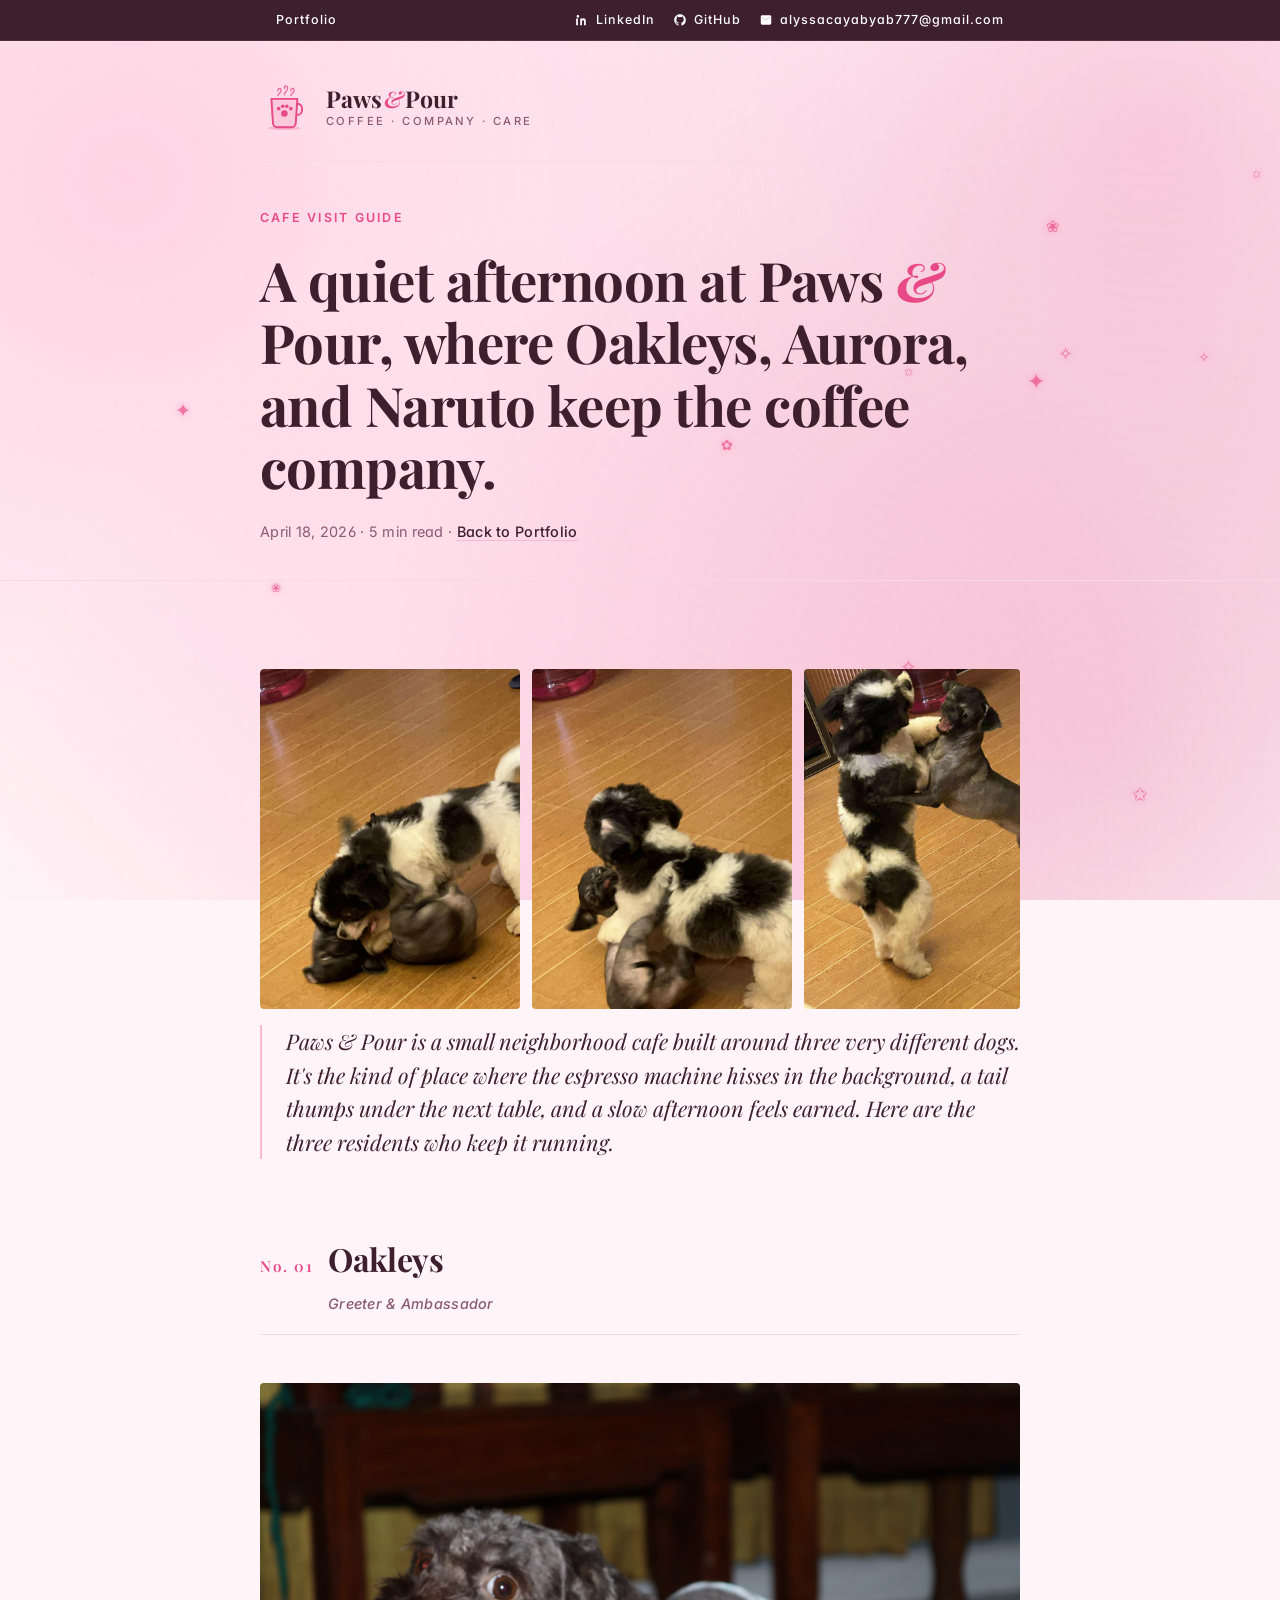
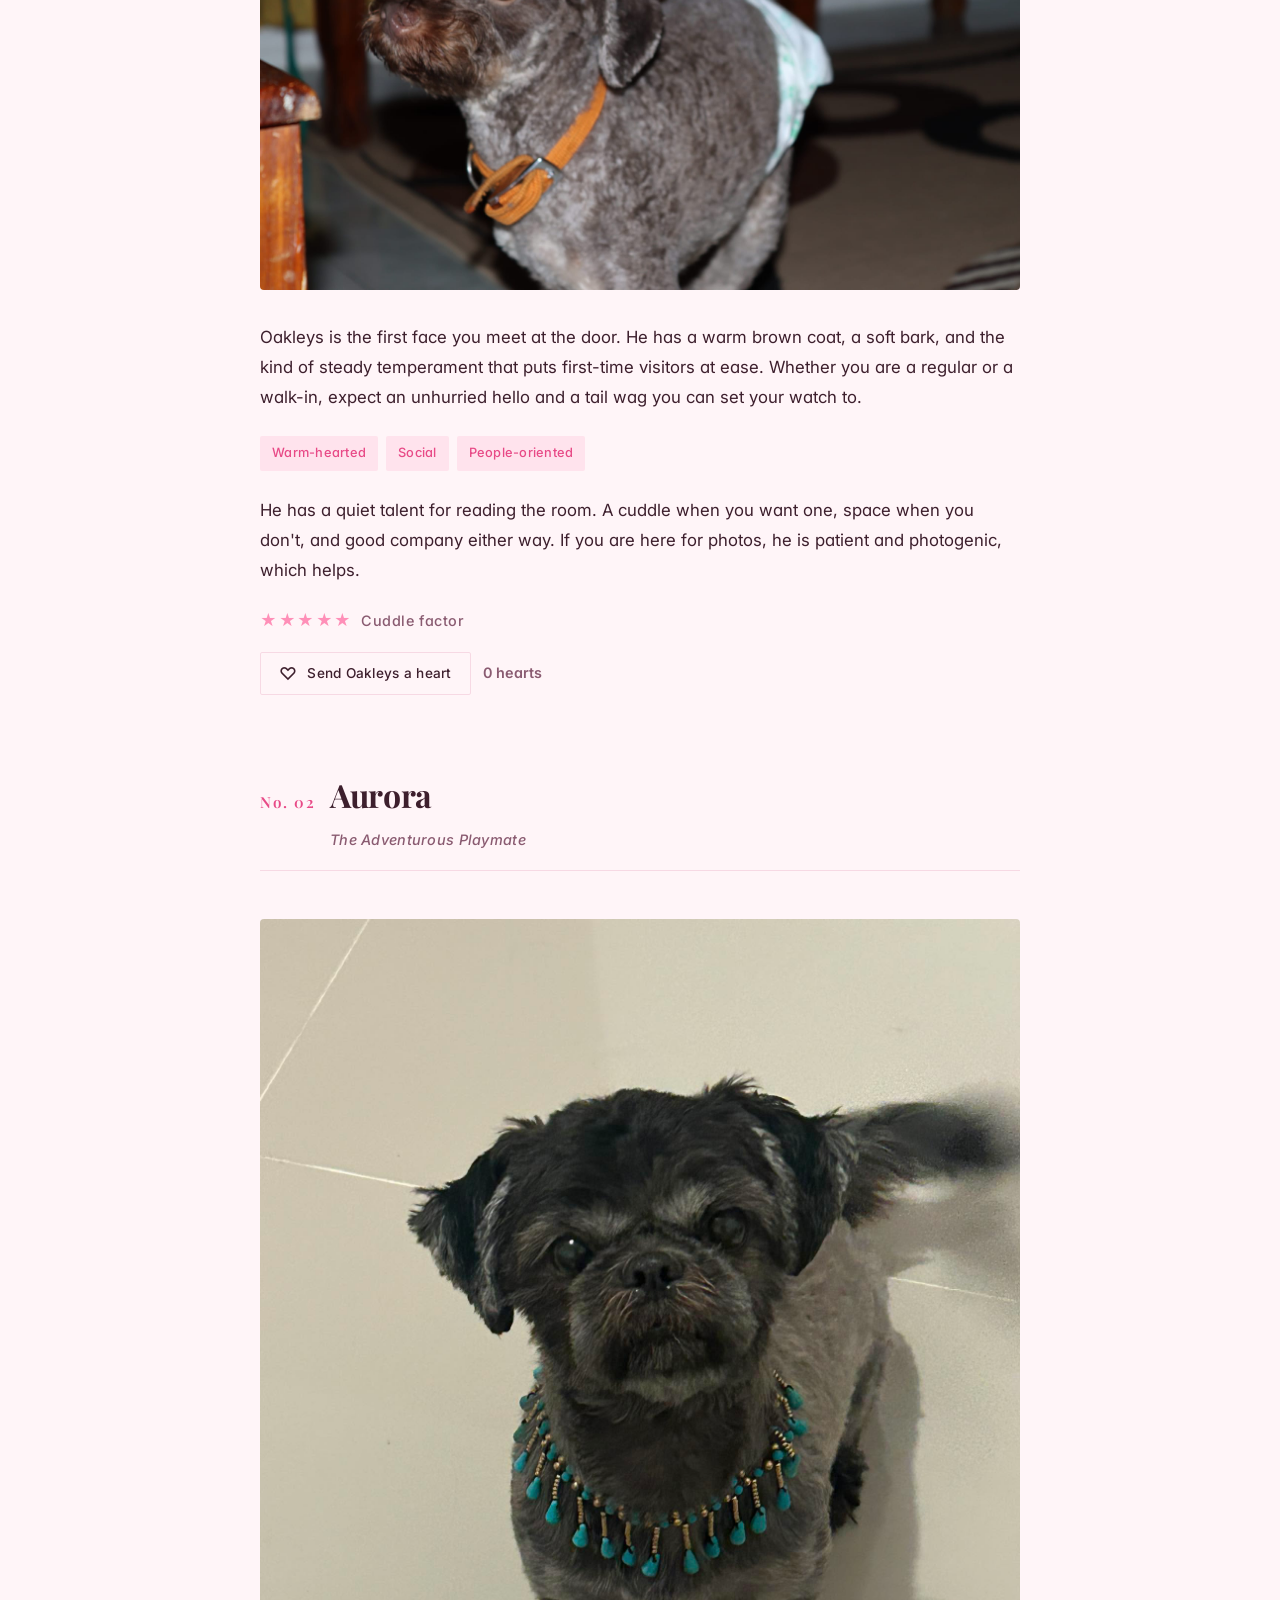
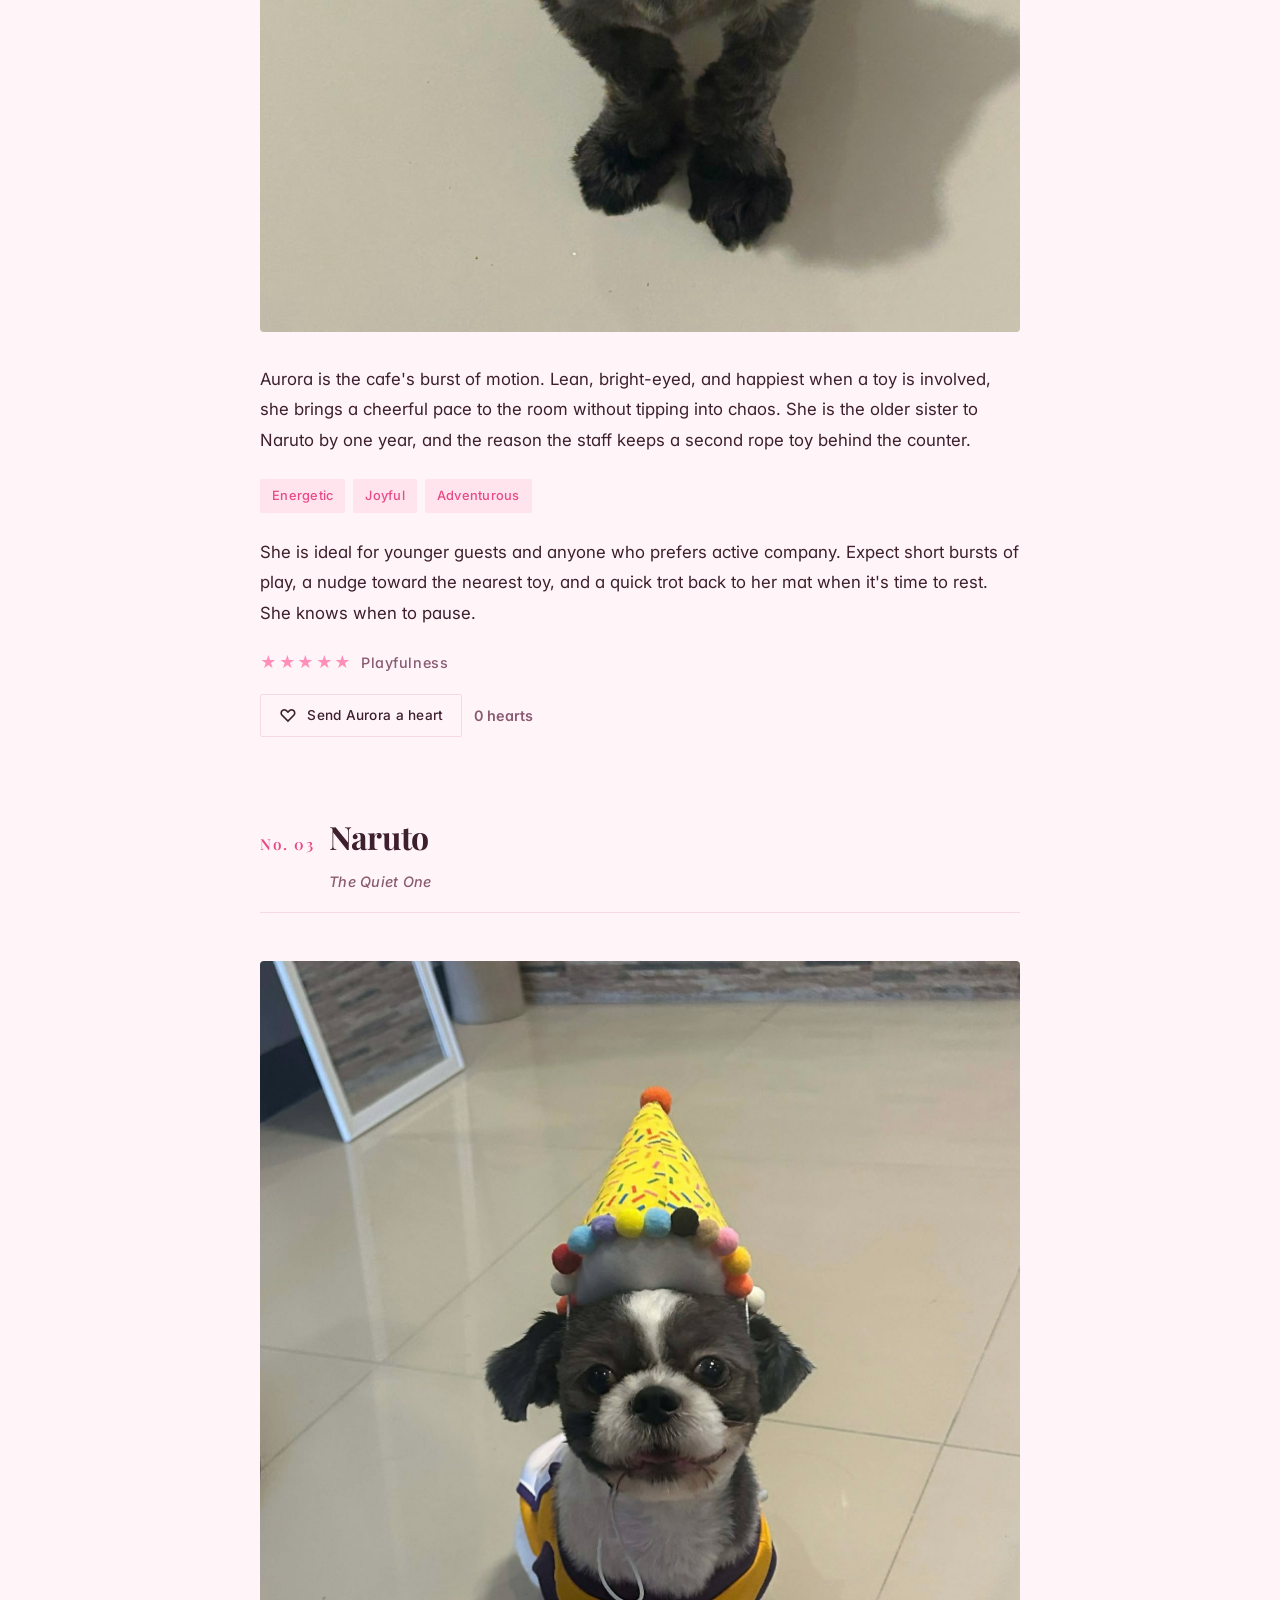
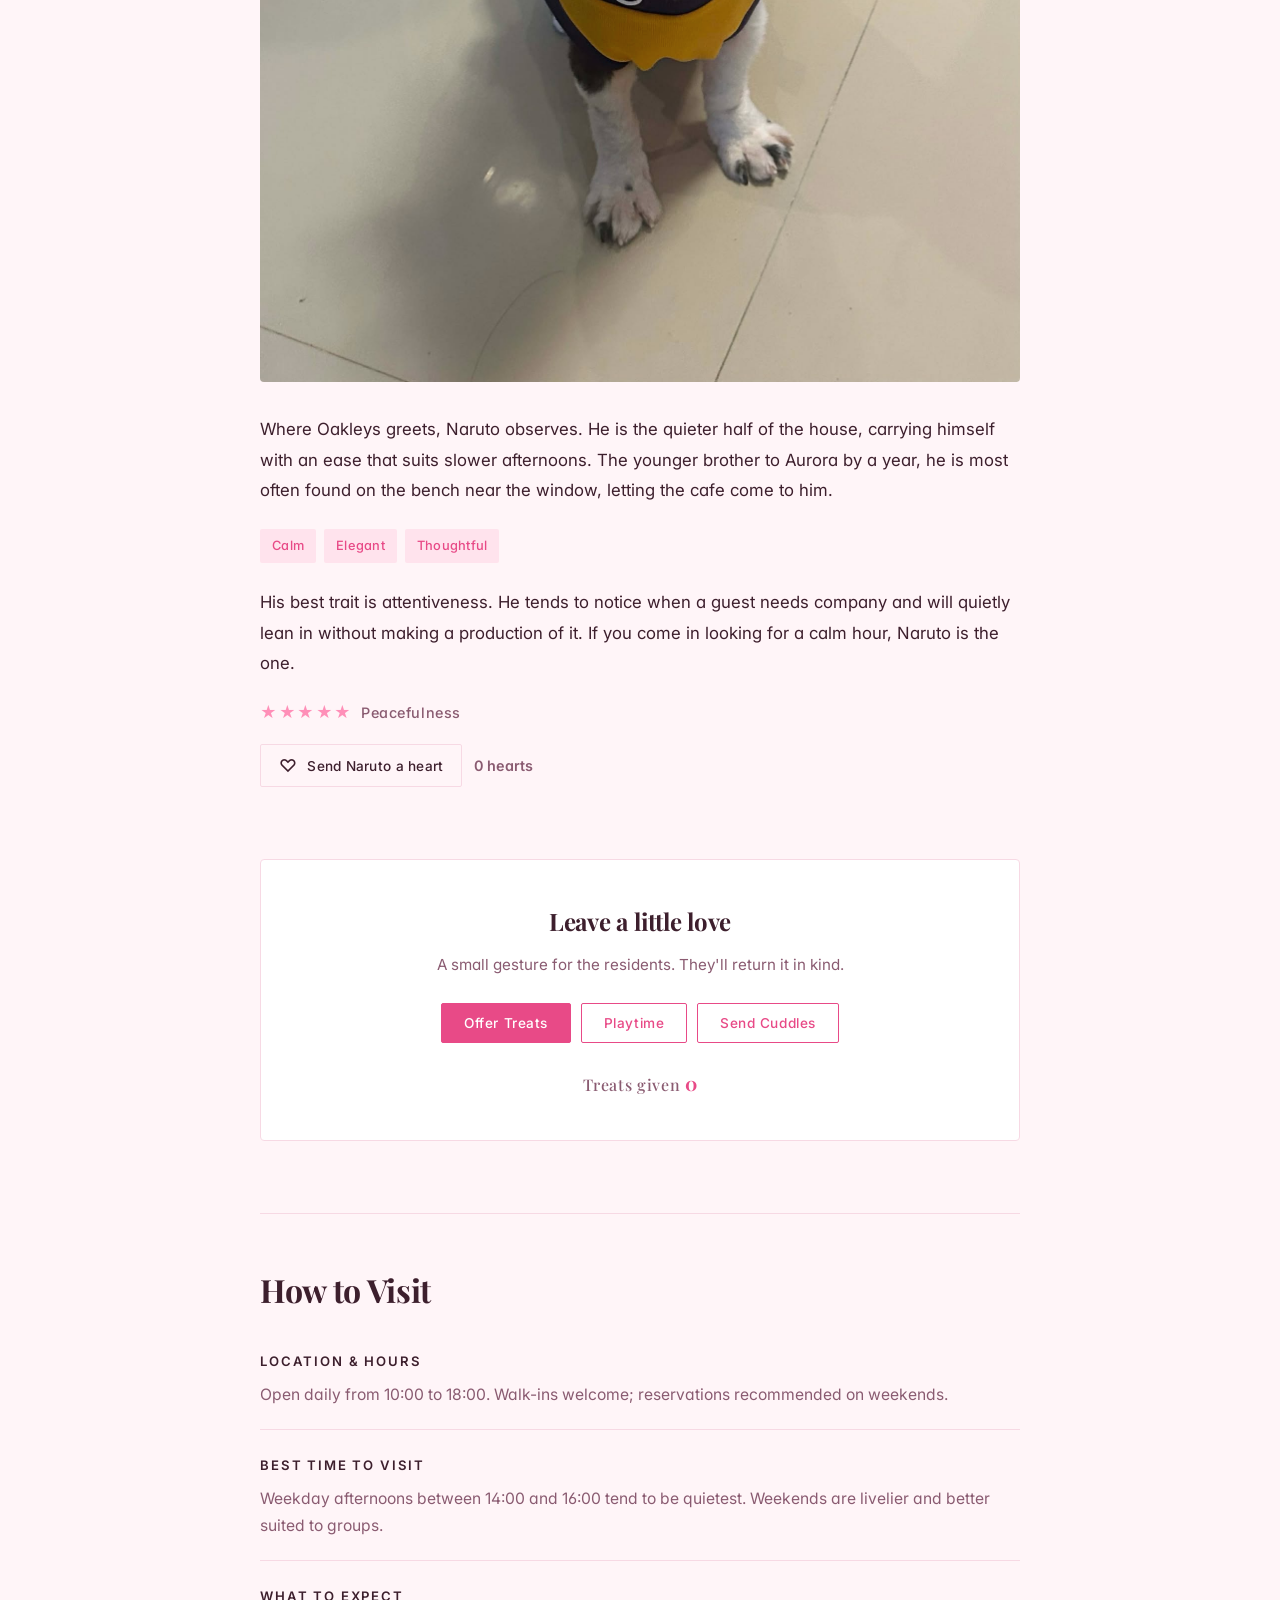
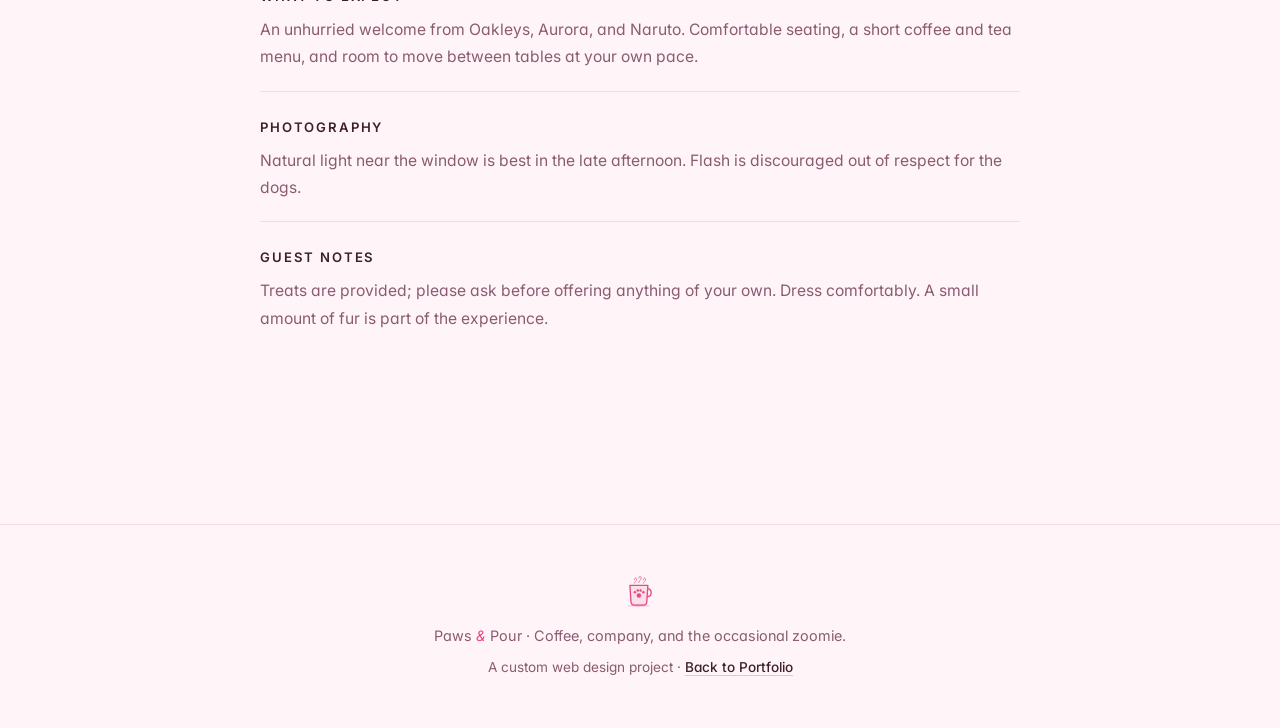
<file: dog-cafe-draft.html>
<!DOCTYPE html>
<html lang="en">
<head>
  <meta charset="UTF-8" />
  <meta name="viewport" content="width=device-width, initial-scale=1.0" />
  <title>Paws & Pour | Adorable Dog Cafe Visit Guide</title>
  <link rel="preconnect" href="https://fonts.googleapis.com" />
  <link rel="preconnect" href="https://fonts.gstatic.com" crossorigin />
  <link href="https://fonts.googleapis.com/css2?family=Playfair+Display:wght@600;700;800&family=Inter:wght@400;500;600;700&display=swap" rel="stylesheet" />
  <style>
    :root {
      --bg: #fff5f8;
      --surface: #ffffff;
      --ink: #3d1f2d;
      --ink-soft: #8a5b71;
      --line: #f7d9e4;
      --accent: #e84a87;
      --accent-soft: #ffb8d1;
      --accent-warm: #ff8fb8;
      --accent-muted: #ffe3ed;
      --accent-deep: #c7306a;
      --shadow: 0 2px 14px rgba(232, 74, 135, 0.10), 0 18px 50px rgba(232, 74, 135, 0.08);
      --max: 760px;
    }

    * { box-sizing: border-box; margin: 0; padding: 0; }

    html, body {
      max-width: 100%;
      overflow-x: hidden;
    }

    body {
      font-family: "Inter", -apple-system, BlinkMacSystemFont, sans-serif;
      color: var(--ink);
      background: var(--bg);
      line-height: 1.75;
      position: relative;
      overflow-x: hidden;
      font-feature-settings: "ss01", "cv11";
      -webkit-font-smoothing: antialiased;
      -webkit-text-size-adjust: 100%;
    }

    img, video, iframe { max-width: 100%; height: auto; }

    /* ===== ANIMATED BACKGROUND ===== */
    .bg-gradient {
      position: fixed;
      inset: 0;
      z-index: -4;
      background:
        radial-gradient(circle at 10% 20%, rgba(255, 184, 209, 0.55), transparent 55%),
        radial-gradient(circle at 90% 15%, rgba(232, 74, 135, 0.22), transparent 55%),
        radial-gradient(circle at 50% 95%, rgba(255, 143, 184, 0.30), transparent 60%),
        radial-gradient(circle at 85% 80%, rgba(199, 48, 106, 0.18), transparent 55%);
      animation: gradient-shift 18s ease-in-out infinite alternate;
    }

    @keyframes gradient-shift {
      0%   { transform: scale(1) translate(0, 0); filter: hue-rotate(0deg); }
      50%  { transform: scale(1.08) translate(2%, -2%); filter: hue-rotate(12deg); }
      100% { transform: scale(1.04) translate(-2%, 2%); filter: hue-rotate(-8deg); }
    }

    .bg-noise {
      position: fixed;
      inset: 0;
      z-index: -3;
      pointer-events: none;
      opacity: 0.5;
      background-image: radial-gradient(rgba(232, 74, 135, 0.08) 1px, transparent 1px);
      background-size: 26px 26px;
    }

    .bg-paws {
      position: fixed;
      inset: 0;
      z-index: -1;
      pointer-events: none;
      overflow: hidden;
    }

    .bg-paw {
      position: absolute;
      font-size: 24px;
      opacity: 0;
      pointer-events: none;
      animation: cursor-trail ease-out forwards;
      transform: translate(-50%, -50%);
      will-change: transform, opacity;
    }

    @keyframes cursor-trail {
      0%   { transform: translate(-50%, -50%) scale(0.3) rotate(0deg); opacity: 0; }
      15%  { opacity: 0.95; transform: translate(-50%, -50%) scale(1) rotate(30deg); }
      100% { transform: translate(calc(-50% + var(--drift, 0px)), calc(-50% + 80px)) scale(0.7) rotate(220deg); opacity: 0; }
    }

    /* ===== TWINKLES ===== */
    .bg-twinkle {
      position: fixed;
      z-index: -1;
      font-size: 12px;
      pointer-events: none;
      color: rgba(232, 74, 135, 0.65);
      animation: twinkle 3.2s ease-in-out infinite;
      text-shadow: 0 0 6px rgba(255, 143, 184, 0.8);
    }

    @keyframes twinkle {
      0%, 100% { opacity: 0; transform: scale(0.4) rotate(0deg); }
      50%      { opacity: 1; transform: scale(1.3) rotate(180deg); }
    }

    .container { width: min(100% - 32px, var(--max)); margin: 0 auto; }

    /* ===== TOP CONTACT BAR ===== */
    .site-contact-bar {
      width: 100%;
      background: var(--ink);
      color: #fff;
      font-size: 0.78rem;
      letter-spacing: 0.08em;
      z-index: 40;
      border-bottom: 1px solid rgba(255, 255, 255, 0.08);
    }

    .contact-bar-inner {
      max-width: var(--max);
      margin: 0 auto;
      padding: 9px 16px;
      display: flex;
      flex-wrap: wrap;
      gap: 18px;
      justify-content: space-between;
      align-items: center;
    }

    .contact-bar-inner a {
      color: #fff;
      text-decoration: none;
      display: inline-flex;
      align-items: center;
      gap: 7px;
      font-weight: 500;
      transition: color 180ms ease;
    }

    .contact-bar-inner a:hover {
      color: var(--accent-soft);
    }

    .contact-bar-inner svg {
      width: 14px;
      height: 14px;
      flex-shrink: 0;
    }

    .contact-bar-left,
    .contact-bar-right {
      display: flex;
      gap: 18px;
      align-items: center;
      flex-wrap: wrap;
    }

    @media (max-width: 600px) {
      .contact-bar-inner { justify-content: center; font-size: 0.72rem; gap: 12px; }
      .contact-bar-left, .contact-bar-right { gap: 12px; }
    }

    /* ===== HEADER ===== */
    .blog-header {
      text-align: left;
      padding: 40px 0 36px;
      border-bottom: 1px solid var(--line);
    }

    /* ===== BRAND LOGO ===== */
    .brand-lockup {
      display: flex;
      align-items: center;
      gap: 14px;
      margin-bottom: 40px;
      padding-bottom: 28px;
      border-bottom: 1px solid var(--line);
    }

    .brand-mark {
      width: 52px;
      height: 52px;
      flex-shrink: 0;
      color: var(--accent);
      animation: brand-steam 6s ease-in-out infinite;
    }

    @keyframes brand-steam {
      0%, 100% { transform: translateY(0); }
      50%      { transform: translateY(-2px); }
    }

    .brand-mark .steam {
      transform-origin: center;
      animation: steam-rise 3s ease-in-out infinite;
    }
    .brand-mark .steam-2 { animation-delay: 0.6s; }
    .brand-mark .steam-3 { animation-delay: 1.2s; }

    @keyframes steam-rise {
      0%, 100% { transform: translateY(0) scaleY(1); opacity: 0.7; }
      50%      { transform: translateY(-3px) scaleY(1.1); opacity: 1; }
    }

    .brand-text {
      display: flex;
      flex-direction: column;
      gap: 2px;
      line-height: 1;
    }

    .brand-name {
      font-family: "Playfair Display", Georgia, serif;
      font-size: 1.45rem;
      font-weight: 700;
      color: var(--ink);
      letter-spacing: -0.005em;
    }

    .brand-name .amp {
      font-style: italic;
      color: var(--accent);
      font-weight: 600;
      margin: 0 2px;
    }

    .brand-tagline {
      font-size: 0.7rem;
      font-weight: 500;
      letter-spacing: 0.22em;
      color: var(--ink-soft);
      text-transform: uppercase;
      margin-top: 4px;
    }

    .blog-category {
      display: inline-block;
      background: transparent;
      color: var(--accent);
      padding: 0;
      font-size: 0.78rem;
      font-weight: 600;
      letter-spacing: 0.18em;
      text-transform: uppercase;
      margin-bottom: 20px;
      font-family: "Inter", sans-serif;
    }

    .blog-title {
      font-family: "Playfair Display", Georgia, serif;
      font-weight: 700;
      font-size: clamp(2.1rem, 5.2vw, 3.4rem);
      margin-bottom: 20px;
      color: var(--ink);
      line-height: 1.15;
      letter-spacing: -0.01em;
    }

    .blog-meta {
      color: var(--ink-soft);
      font-size: 0.9rem;
      margin-bottom: 0;
      letter-spacing: 0.02em;
    }

    .blog-meta a {
      color: var(--ink);
      text-decoration: none;
      font-weight: 500;
      border-bottom: 1px solid var(--accent-soft);
      transition: color 180ms ease, border-color 180ms ease;
    }

    .blog-meta a:hover {
      color: var(--accent);
      border-color: var(--accent);
    }

    /* ===== FEATURED PHOTO STRIP (top of page) ===== */
    .featured-strip {
      margin: 40px 0 16px;
      overflow: hidden;
      border-radius: 4px;
      background: transparent;
      position: relative;
    }

    .featured-track {
      display: flex;
      gap: 12px;
      padding: 0;
      animation: slide-track 32s linear infinite;
      width: max-content;
    }

    .featured-track:hover { animation-play-state: paused; }

    .featured-track img {
      width: 260px;
      height: 340px;
      object-fit: cover;
      border-radius: 4px;
      flex-shrink: 0;
      transition: transform 400ms ease, filter 400ms ease;
      filter: saturate(0.95);
    }

    .featured-track img:hover { transform: scale(1.02); filter: saturate(1.1); }

    @keyframes slide-track {
      from { transform: translateX(0); }
      to   { transform: translateX(-50%); }
    }

    @media (max-width: 640px) {
      .featured-track img { width: 200px; height: 260px; }
    }

    /* ===== AURORA + KITTENS CARD ===== */
    .friends-card {
      margin: 64px 0;
      padding: 36px;
      background: var(--surface);
      border: 1px solid var(--line);
      border-radius: 4px;
    }

    .friends-card h2 {
      font-family: "Playfair Display", Georgia, serif;
      font-size: 1.6rem;
      font-weight: 700;
      margin-bottom: 12px;
      color: var(--ink);
      letter-spacing: -0.01em;
    }

    .friends-card p {
      color: var(--ink-soft);
      margin-bottom: 20px;
      font-size: 1rem;
    }

    .friends-card img {
      width: 100%;
      height: auto;
      border-radius: 4px;
    }

    .friend-badges {
      display: flex;
      gap: 8px;
      flex-wrap: wrap;
      margin-top: 20px;
    }

    .friend-badge {
      background: transparent;
      color: var(--ink);
      font-weight: 500;
      padding: 6px 12px;
      border: 1px solid var(--line);
      border-radius: 2px;
      font-size: 0.82rem;
      letter-spacing: 0.02em;
    }

    /* ===== FEATURED HERO IMAGE ===== */
    .hero-image-wrap {
      margin: 40px 0;
      text-align: center;
    }

    .hero-image {
      max-width: 100%;
      height: auto;
      border-radius: 4px;
    }

    /* ===== BLOG CONTENT ===== */
    .blog-content {
      padding: 48px 0;
    }

    .intro-text {
      font-family: "Playfair Display", Georgia, serif;
      font-size: 1.35rem;
      color: var(--ink);
      margin-bottom: 48px;
      line-height: 1.55;
      text-align: left;
      font-weight: 400;
      font-style: italic;
      padding-left: 24px;
      border-left: 2px solid var(--accent-soft);
    }

    .intro-text strong {
      color: var(--ink);
      font-weight: 700;
      font-style: normal;
    }

    /* ===== DOG FEATURE SECTION ===== */
    .dog-feature {
      margin: 72px 0;
      padding: 0;
      background: transparent;
      border: none;
      box-shadow: none;
    }

    .feature-header {
      display: flex;
      align-items: baseline;
      gap: 14px;
      margin-bottom: 24px;
      padding-bottom: 18px;
      border-bottom: 1px solid var(--line);
    }

    .dog-emoji {
      display: none;
    }

    .feature-number {
      font-family: "Playfair Display", Georgia, serif;
      font-size: 0.95rem;
      color: var(--accent);
      font-weight: 600;
      letter-spacing: 0.12em;
    }

    .feature-title {
      font-family: "Playfair Display", Georgia, serif;
      font-size: 2rem;
      font-weight: 700;
      margin-bottom: 4px;
      color: var(--ink);
      letter-spacing: -0.01em;
    }

    .feature-role {
      color: var(--ink-soft);
      font-weight: 500;
      font-size: 0.9rem;
      font-style: italic;
      letter-spacing: 0.02em;
    }

    .feature-image {
      width: 100%;
      height: auto;
      border-radius: 4px;
      margin: 24px 0;
      filter: saturate(0.95);
    }

    .feature-description {
      color: var(--ink);
      margin-bottom: 20px;
      font-size: 1.05rem;
      line-height: 1.8;
    }

    .feature-highlights {
      display: flex;
      flex-wrap: wrap;
      gap: 8px;
      margin: 24px 0;
    }

    .highlight-badge {
      background: var(--accent-muted);
      color: var(--accent);
      padding: 6px 12px;
      border-radius: 2px;
      font-size: 0.8rem;
      font-weight: 500;
      letter-spacing: 0.02em;
    }

    .aurora .highlight-badge,
    .naruto .highlight-badge { background: var(--accent-muted); color: var(--accent); }

    .rating {
      margin-top: 20px;
      font-size: 0.9rem;
      font-weight: 500;
      color: var(--ink-soft);
      letter-spacing: 0.04em;
    }

    .rating .stars {
      color: var(--accent-warm);
      font-size: 1rem;
      letter-spacing: 0.1em;
      margin-right: 8px;
    }

    .aurora .rating .stars,
    .naruto .rating .stars { color: var(--accent-warm); }

    /* ===== INTERACTION BOX ===== */
    .interaction-box {
      background: var(--surface);
      border: 1px solid var(--line);
      border-radius: 4px;
      padding: 40px 32px;
      margin: 56px 0;
      text-align: center;
    }

    .interaction-box h3 {
      font-family: "Playfair Display", Georgia, serif;
      font-size: 1.5rem;
      font-weight: 700;
      margin-bottom: 10px;
      color: var(--ink);
      letter-spacing: -0.01em;
    }

    .interaction-box p {
      color: var(--ink-soft);
      margin-bottom: 24px;
      font-size: 0.95rem;
    }

    .treat-buttons {
      display: flex;
      gap: 10px;
      justify-content: center;
      flex-wrap: wrap;
    }

    .btn {
      border: 1px solid var(--accent);
      padding: 11px 22px;
      border-radius: 2px;
      font-family: "Inter", sans-serif;
      font-weight: 500;
      font-size: 0.85rem;
      letter-spacing: 0.04em;
      cursor: pointer;
      transition: all 200ms ease;
    }

    .btn-treat {
      background: var(--accent);
      color: #fff;
    }

    .btn-treat:hover {
      background: #6f4530;
      border-color: #6f4530;
    }

    .btn-secondary {
      background: transparent;
      color: var(--accent);
      border: 1px solid var(--accent);
    }

    .btn-secondary:hover {
      background: var(--accent);
      color: #fff;
    }

    .treat-counter {
      font-family: "Playfair Display", Georgia, serif;
      font-size: 1rem;
      color: var(--ink-soft);
      margin-top: 24px;
      font-weight: 500;
      letter-spacing: 0.04em;
    }

    .treat-counter span {
      color: var(--accent);
      font-weight: 700;
      font-size: 1.2rem;
    }

    /* ===== HOW TO VISIT SECTION ===== */
    .how-to-visit {
      background: transparent;
      border-radius: 0;
      padding: 0;
      margin: 72px 0;
      box-shadow: none;
      border-top: 1px solid var(--line);
      padding-top: 48px;
    }

    .how-to-visit h2 {
      font-family: "Playfair Display", Georgia, serif;
      font-size: 2rem;
      font-weight: 700;
      margin-bottom: 32px;
      color: var(--ink);
      letter-spacing: -0.01em;
    }

    .visit-item {
      margin-bottom: 24px;
      padding-bottom: 20px;
      border-bottom: 1px solid var(--line);
    }

    .visit-item:last-child {
      border-bottom: none;
      margin-bottom: 0;
      padding-bottom: 0;
    }

    .visit-item strong {
      color: var(--ink);
      font-size: 0.82rem;
      display: block;
      margin-bottom: 8px;
      font-weight: 600;
      letter-spacing: 0.14em;
      text-transform: uppercase;
    }

    .visit-item p {
      color: var(--ink-soft);
      line-height: 1.75;
      font-size: 0.98rem;
    }

    /* ===== FOOTER ===== */
    .blog-footer {
      border-top: 1px solid var(--line);
      padding: 48px 0;
      text-align: center;
      color: var(--ink-soft);
      margin-top: 72px;
      font-size: 0.9rem;
    }

    .footer-link {
      color: var(--ink);
      text-decoration: none;
      font-weight: 500;
      border-bottom: 1px solid var(--accent-soft);
    }

    .footer-link:hover {
      color: var(--accent);
      border-color: var(--accent);
    }

    /* ===== FLOATING ELEMENTS ===== */
    .floating-hearts {
      position: fixed;
      bottom: 20px;
      right: 20px;
      pointer-events: none;
      z-index: 40;
    }

    .heart {
      position: absolute;
      animation: float-up 1200ms ease-out forwards;
      font-size: 26px;
    }

    @keyframes float-up {
      0% { transform: translateY(0) scale(0.8); opacity: 1; }
      100% { transform: translateY(-140px) scale(1.2); opacity: 0; }
    }

    .toast {
      position: fixed;
      bottom: 40px;
      left: 50%;
      transform: translateX(-50%);
      background: var(--ink);
      color: #fff;
      padding: 12px 22px;
      border-radius: 2px;
      font-weight: 500;
      font-size: 0.88rem;
      letter-spacing: 0.02em;
      z-index: 50;
      box-shadow: var(--shadow);
      animation: pop-in 500ms ease forwards;
      pointer-events: none;
      font-family: "Inter", sans-serif;
    }

    @keyframes pop-in {
      0% { opacity: 0; transform: translateX(-50%) scale(0.8); }
      50% { opacity: 1; }
      100% { opacity: 0; transform: translateX(-50%) translateY(-80px) scale(1); }
    }

    /* ===== LIKE BUTTON ===== */
    .like-row {
      display: flex;
      align-items: center;
      gap: 12px;
      margin-top: 18px;
      flex-wrap: wrap;
    }

    .like-btn {
      border: 1px solid var(--line);
      background: transparent;
      color: var(--ink);
      border-radius: 2px;
      padding: 10px 18px;
      font-family: "Inter", sans-serif;
      font-weight: 500;
      font-size: 0.85rem;
      letter-spacing: 0.02em;
      cursor: pointer;
      display: inline-flex;
      align-items: center;
      gap: 10px;
      transition: all 200ms ease;
      min-height: 42px;
    }

    .aurora .like-btn,
    .naruto .like-btn { border-color: var(--line); color: var(--ink); }

    .like-btn:hover { border-color: var(--accent); color: var(--accent); }
    .like-btn:active { transform: scale(0.98); }
    .like-btn.liked { background: var(--accent); color: #fff; border-color: var(--accent); }
    .aurora .like-btn.liked,
    .naruto .like-btn.liked { background: var(--accent); color: #fff; border-color: var(--accent); }

    .like-btn .heart-icon { font-size: 1.1rem; transition: transform 220ms ease; }
    .like-btn.liked .heart-icon { animation: heart-pop 500ms ease; }

    @keyframes heart-pop {
      0%   { transform: scale(1); }
      40%  { transform: scale(1.6) rotate(-10deg); }
      70%  { transform: scale(0.9); }
      100% { transform: scale(1); }
    }

    .like-count {
      color: var(--ink-soft);
      font-size: 0.9rem;
      font-weight: 600;
    }

    /* ===== WIGGLE ANIMATION (on image tap) ===== */
    .feature-image, .hero-image {
      transition: transform 200ms ease;
    }

    .wiggle {
      animation: wiggle 500ms ease;
    }

    @keyframes wiggle {
      0%   { transform: rotate(0deg) scale(1); }
      20%  { transform: rotate(-3deg) scale(1.02); }
      40%  { transform: rotate(3deg) scale(1.03); }
      60%  { transform: rotate(-2deg) scale(1.02); }
      80%  { transform: rotate(2deg) scale(1.01); }
      100% { transform: rotate(0deg) scale(1); }
    }

    /* ===== SCROLL REVEAL ===== */
    .reveal {
      opacity: 0;
      transform: translateY(24px);
      transition: opacity 600ms ease, transform 600ms ease;
    }

    .reveal.visible {
      opacity: 1;
      transform: translateY(0);
    }

    /* ===== RESPONSIVE ===== */
    @media (max-width: 900px) {
      .hero-image { max-height: 60vh; object-fit: cover; }
    }

    @media (max-width: 768px) {
      .blog-header { padding: 36px 0 24px; }
      .blog-title { font-size: 1.7rem; line-height: 1.2; }
      .blog-meta { font-size: 0.82rem; }
      .brand-lockup { margin-bottom: 28px; padding-bottom: 20px; gap: 12px; }
      .brand-mark { width: 44px; height: 44px; }
      .brand-name { font-size: 1.25rem; }
      .brand-tagline { font-size: 0.65rem; letter-spacing: 0.18em; }
      .feature-number { display: block; margin-bottom: 4px; }
      .feature-header { flex-direction: column; align-items: flex-start; gap: 0; }
      .feature-title { font-size: 1.5rem; }
      .dog-feature { margin: 48px 0; }
      .how-to-visit { margin: 56px 0; padding-top: 36px; }
      .how-to-visit h2 { font-size: 1.5rem; }
      .friends-card { margin: 40px 0; padding: 24px; }
      .friends-card h2 { font-size: 1.35rem; }
      .interaction-box { padding: 28px 20px; margin: 40px 0; }
      .interaction-box h3 { font-size: 1.3rem; }
      .intro-text { font-size: 1.05rem; padding-left: 16px; margin-bottom: 36px; }
      .treat-buttons { flex-direction: column; }
      .btn { width: 100%; min-height: 44px; padding: 12px 18px; }
      .featured-strip { margin: 28px 0 12px; }
      .blog-content { padding: 32px 0; }
      .blog-footer { padding: 36px 0; margin-top: 48px; }
      .like-btn { min-height: 44px; padding: 10px 16px; }
      .like-row { gap: 10px; }
      .contact-bar-inner { padding: 8px 14px; }
      .site-contact-bar a { min-height: 32px; padding: 4px 0; }
    }

    @media (max-width: 520px) {
      .container { width: min(100% - 24px, var(--max)); }
      .blog-title { font-size: 1.45rem; }
      .feature-title { font-size: 1.3rem; }
      .feature-description { font-size: 0.98rem; line-height: 1.7; }
      .highlight-badge { font-size: 0.76rem; padding: 5px 10px; }
      .intro-text { font-size: 1rem; padding-left: 14px; line-height: 1.5; }
      .featured-track img { width: 180px; height: 240px; }
      .friends-card { padding: 20px; border-radius: 4px; }
      .interaction-box { padding: 24px 16px; }
      .interaction-box h3 { font-size: 1.2rem; }
      .interaction-box p { font-size: 0.9rem; }
      .how-to-visit h2 { font-size: 1.35rem; margin-bottom: 24px; }
      .visit-item p { font-size: 0.94rem; }
      .blog-header { padding: 28px 0 20px; }
      .brand-lockup { margin-bottom: 22px; padding-bottom: 16px; gap: 10px; }
      .brand-mark { width: 38px; height: 38px; }
      .brand-name { font-size: 1.1rem; }
      .brand-tagline { font-size: 0.6rem; letter-spacing: 0.16em; }
      .blog-meta { font-size: 0.78rem; line-height: 1.6; }
      .footer-link, .blog-meta a { white-space: nowrap; }
      .contact-bar-inner { flex-direction: column; gap: 8px; padding: 8px 12px; }
      .contact-bar-left, .contact-bar-right { gap: 10px; justify-content: center; }
      .contact-bar-inner { font-size: 0.68rem; }
      .site-contact-bar a { font-size: 0.68rem; }
      .floating-hearts { bottom: 12px; right: 12px; }
      .toast { bottom: 20px; max-width: calc(100% - 32px); font-size: 0.82rem; padding: 10px 16px; text-align: center; }
    }

    @media (max-width: 380px) {
      .container { width: min(100% - 20px, var(--max)); }
      .blog-title { font-size: 1.3rem; }
      .feature-title { font-size: 1.2rem; }
      .feature-role { font-size: 0.82rem; }
      .feature-description { font-size: 0.94rem; }
      .highlight-badge { font-size: 0.72rem; padding: 4px 8px; }
      .friend-badge { font-size: 0.76rem; padding: 5px 10px; }
      .intro-text { font-size: 0.95rem; padding-left: 12px; }
      .featured-track img { width: 150px; height: 200px; }
      .feature-header { margin-bottom: 18px; padding-bottom: 14px; }
      .dog-feature { margin: 36px 0; }
      .how-to-visit { margin: 40px 0; padding-top: 28px; }
      .how-to-visit h2 { font-size: 1.2rem; }
      .visit-item strong { font-size: 0.76rem; letter-spacing: 0.1em; }
      .visit-item p { font-size: 0.9rem; }
      .interaction-box { padding: 20px 14px; }
      .interaction-box h3 { font-size: 1.1rem; }
      .btn { font-size: 0.82rem; padding: 12px 14px; letter-spacing: 0.02em; }
      .like-btn { font-size: 0.8rem; padding: 10px 14px; }
      .like-count { font-size: 0.82rem; }
      .treat-counter { font-size: 0.92rem; }
      .treat-counter span { font-size: 1.1rem; }
      .blog-footer { font-size: 0.82rem; padding: 28px 0; }
      .blog-footer p { line-height: 1.55; }
      .brand-name { font-size: 1rem; }
      .brand-tagline { font-size: 0.55rem; letter-spacing: 0.12em; }
      .rating { font-size: 0.82rem; }
      .rating .stars { font-size: 0.92rem; }
    }

    @media (max-height: 500px) and (orientation: landscape) {
      .blog-header { padding: 20px 0 16px; }
      .blog-title { font-size: 1.4rem; }
      .brand-lockup { margin-bottom: 18px; padding-bottom: 14px; }
      .brand-mark { width: 38px; height: 38px; }
      .dog-feature { margin: 32px 0; }
      .how-to-visit { margin: 32px 0; padding-top: 24px; }
      .friends-card { margin: 32px 0; padding: 22px; }
      .interaction-box { padding: 22px 18px; margin: 32px 0; }
      .blog-content { padding: 24px 0; }
      .blog-footer { padding: 28px 0; margin-top: 36px; }
      .featured-track img { height: 180px; width: 160px; }
      .intro-text { margin-bottom: 24px; }
      .treat-buttons { flex-direction: row; flex-wrap: wrap; justify-content: center; }
      .btn { width: auto; }
      .floating-hearts { bottom: 10px; right: 10px; }
    }

    @media (prefers-reduced-motion: reduce) {
      .reveal { opacity: 1; transform: none; transition: none; }
      .wiggle, .like-btn.liked .heart-icon, .bg-gradient, .bg-paw, .featured-track { animation: none; }
    }
  </style>
</head>
<body>
  <div class="bg-gradient" aria-hidden="true"></div>
  <div class="bg-noise" aria-hidden="true"></div>
  <div class="bg-paws" id="bg-paws" aria-hidden="true"></div>
  <div class="bg-twinkles" id="bg-twinkles" aria-hidden="true"></div>

  <div class="site-contact-bar" role="region" aria-label="Contact information">
    <div class="contact-bar-inner">
      <div class="contact-bar-left">
        <a href="index.html">Portfolio</a>
      </div>
      <div class="contact-bar-right">
        <a href="https://www.linkedin.com/in/alyssa-cayabyab-5094003a9/" target="_blank" rel="noreferrer noopener" aria-label="LinkedIn">
          <svg viewBox="0 0 24 24" fill="currentColor" aria-hidden="true"><path d="M4.98 3.5a2.28 2.28 0 1 1 0 4.56 2.28 2.28 0 0 1 0-4.56Zm.02 5.95H2V21h3V9.45Zm7 0h-3v11.55h3V14.5c0-2.72 3.5-2.94 3.5 0V21h3V13.2c0-5.34-5.73-5.14-6.5-2.52V9.45Z"/></svg>
          LinkedIn
        </a>
        <a href="https://github.com/AliGanda777" target="_blank" rel="noreferrer noopener" aria-label="GitHub">
          <svg viewBox="0 0 24 24" fill="currentColor" aria-hidden="true"><path d="M12 2C6.48 2 2 6.48 2 12c0 4.42 2.86 8.17 6.84 9.49.5.09.68-.22.68-.48 0-.24-.01-.87-.01-1.7-2.78.6-3.37-1.34-3.37-1.34-.45-1.14-1.11-1.44-1.11-1.44-.91-.62.07-.61.07-.61 1.01.07 1.54 1.04 1.54 1.04.9 1.55 2.36 1.1 2.94.84.09-.65.35-1.1.64-1.35-2.22-.25-4.55-1.11-4.55-4.94 0-1.09.39-1.98 1.04-2.68-.1-.25-.45-1.27.1-2.64 0 0 .84-.27 2.75 1.02A9.6 9.6 0 0 1 12 6.8c.85.004 1.71.11 2.51.32 1.91-1.29 2.75-1.02 2.75-1.02.55 1.37.2 2.39.1 2.64.65.7 1.04 1.59 1.04 2.68 0 3.84-2.34 4.69-4.57 4.94.36.31.68.92.68 1.86 0 1.34-.01 2.42-.01 2.75 0 .26.18.58.69.48A10.007 10.007 0 0 0 22 12c0-5.52-4.48-10-10-10Z"/></svg>
          GitHub
        </a>
        <a href="https://mail.google.com/mail/?view=cm&fs=1&to=alyssacayabyab777@gmail.com" target="_blank" rel="noreferrer noopener" aria-label="Email via Gmail">
          <svg viewBox="0 0 24 24" fill="currentColor" aria-hidden="true"><path d="M3 6.4C3 5.08 4.08 4 5.4 4h13.2C19.92 4 21 5.08 21 6.4v11.2c0 1.32-1.08 2.4-2.4 2.4H5.4A2.4 2.4 0 0 1 3 17.6V6.4Zm1.8.3 7.2 5.1 7.2-5.1V6.4l-7.2 5.1L4.8 6.4v.3Z"/></svg>
          alyssacayabyab777@gmail.com
        </a>
      </div>
    </div>
  </div>

  <article class="blog-post">
    <header class="blog-header">
      <div class="container">
        <div class="brand-lockup" aria-label="Paws and Pour">
          <svg class="brand-mark" viewBox="0 0 64 64" xmlns="http://www.w3.org/2000/svg" aria-hidden="true">
            <!-- steam curls -->
            <path class="steam" d="M22 12 C22 8, 26 8, 26 12 C26 15, 22 15, 22 18" fill="none" stroke="currentColor" stroke-width="1.6" stroke-linecap="round" opacity="0.8"/>
            <path class="steam steam-2" d="M30 9 C30 5, 34 5, 34 9 C34 13, 30 13, 30 17" fill="none" stroke="currentColor" stroke-width="1.6" stroke-linecap="round" opacity="0.8"/>
            <path class="steam steam-3" d="M38 12 C38 8, 42 8, 42 12 C42 15, 38 15, 38 18" fill="none" stroke="currentColor" stroke-width="1.6" stroke-linecap="round" opacity="0.8"/>
            <!-- cup body -->
            <path d="M14 22 H46 L44 52 C43.6 55.3 41 57 38 57 H22 C19 57 16.4 55.3 16 52 Z" fill="currentColor" opacity="0.12"/>
            <path d="M14 22 H46 L44 52 C43.6 55.3 41 57 38 57 H22 C19 57 16.4 55.3 16 52 Z" fill="none" stroke="currentColor" stroke-width="2.4" stroke-linejoin="round"/>
            <!-- saucer -->
            <ellipse cx="30" cy="58" rx="20" ry="2.4" fill="currentColor" opacity="0.25"/>
            <!-- handle -->
            <path d="M46 28 C54 28, 54 42, 45 42" fill="none" stroke="currentColor" stroke-width="2.4" stroke-linecap="round"/>
            <!-- paw print inside cup -->
            <circle cx="30" cy="40" r="4" fill="currentColor"/>
            <circle cx="23" cy="34" r="2.2" fill="currentColor"/>
            <circle cx="28" cy="31" r="2.2" fill="currentColor"/>
            <circle cx="33" cy="31" r="2.2" fill="currentColor"/>
            <circle cx="38" cy="34" r="2.2" fill="currentColor"/>
          </svg>
          <div class="brand-text">
            <span class="brand-name">Paws<span class="amp">&amp;</span>Pour</span>
            <span class="brand-tagline">Coffee  ·  Company  ·  Care</span>
          </div>
        </div>
        <span class="blog-category">Cafe Visit Guide</span>
        <h1 class="blog-title">A quiet afternoon at Paws <span style="color:var(--accent);font-style:italic;">&amp;</span> Pour, where Oakleys, Aurora, and Naruto keep the coffee company.</h1>
        <div class="blog-meta">
          April 18, 2026  ·  5 min read  ·  <a href="index.html">Back to Portfolio</a>
        </div>
      </div>
    </header>

    <main class="blog-content">
      <div class="container">
        <!-- FEATURED PHOTO STRIP (auto-scrolling) -->
        <div class="featured-strip reveal" aria-label="Featured photos of our dogs">
          <div class="featured-track">
            <img src="dogs/panget-7.jpg" alt="Cafe moment 7" loading="lazy" />
            <img src="dogs/panget-8.jpg" alt="Cafe moment 8" loading="lazy" />
            <img src="dogs/panget-9.jpg" alt="Cafe moment 9" loading="lazy" />
            <img src="dogs/panget-10.jpg" alt="Cafe moment 10" loading="lazy" />
            <img src="dogs/panget-11.jpg" alt="Cafe moment 11" loading="lazy" />
            <!-- duplicates for seamless loop -->
            <img src="dogs/panget-7.jpg" alt="" loading="lazy" aria-hidden="true" />
            <img src="dogs/panget-8.jpg" alt="" loading="lazy" aria-hidden="true" />
            <img src="dogs/panget-9.jpg" alt="" loading="lazy" aria-hidden="true" />
            <img src="dogs/panget-10.jpg" alt="" loading="lazy" aria-hidden="true" />
            <img src="dogs/panget-11.jpg" alt="" loading="lazy" aria-hidden="true" />
          </div>
        </div>

        <p class="intro-text">
          Paws &amp; Pour is a small neighborhood cafe built around three very different dogs. It's the kind of place where the espresso machine hisses in the background, a tail thumps under the next table, and a slow afternoon feels earned. Here are the three residents who keep it running.
        </p>

        <!-- OAKLEYS FEATURE -->
        <section class="dog-feature reveal" data-dog="oakleys">
          <div class="feature-header">
            <span class="feature-number">No. 01</span>
            <div>
              <h2 class="feature-title">Oakleys</h2>
              <div class="feature-role">Greeter &amp; Ambassador</div>
            </div>
          </div>
          
          <img class="feature-image" src="dogs/oakleys.jpg" alt="Oakleys the greeter dog" />
          
          <p class="feature-description">
            Oakleys is the first face you meet at the door. He has a warm brown coat, a soft bark, and the kind of steady temperament that puts first-time visitors at ease. Whether you are a regular or a walk-in, expect an unhurried hello and a tail wag you can set your watch to.
          </p>

          <div class="feature-highlights">
            <span class="highlight-badge">Warm-hearted</span>
            <span class="highlight-badge">Social</span>
            <span class="highlight-badge">People-oriented</span>
          </div>

          <p class="feature-description">
            He has a quiet talent for reading the room. A cuddle when you want one, space when you don't, and good company either way. If you are here for photos, he is patient and photogenic, which helps.
          </p>

          <div class="rating">
            <span class="stars">★★★★★</span>Cuddle factor
          </div>

          <div class="like-row">
            <button class="like-btn" data-like="oakleys">
              <span class="heart-icon">♡</span>
              <span class="like-label">Send Oakleys a heart</span>
            </button>
            <span class="like-count" data-count="oakleys">0 hearts</span>
          </div>
        </section>

        <!-- AURORA FEATURE -->
        <section class="dog-feature aurora reveal" data-dog="aurora">
          <div class="feature-header">
            <span class="feature-number">No. 02</span>
            <div>
              <h2 class="feature-title">Aurora</h2>
              <div class="feature-role">The Adventurous Playmate</div>
            </div>
          </div>

          <img class="feature-image" src="dogs/aurora.jpg" alt="Aurora the energetic dog" />

          <p class="feature-description">
            Aurora is the cafe's burst of motion. Lean, bright-eyed, and happiest when a toy is involved, she brings a cheerful pace to the room without tipping into chaos. She is the older sister to Naruto by one year, and the reason the staff keeps a second rope toy behind the counter.
          </p>

          <div class="feature-highlights">
            <span class="highlight-badge">Energetic</span>
            <span class="highlight-badge">Joyful</span>
            <span class="highlight-badge">Adventurous</span>
          </div>

          <p class="feature-description">
            She is ideal for younger guests and anyone who prefers active company. Expect short bursts of play, a nudge toward the nearest toy, and a quick trot back to her mat when it's time to rest. She knows when to pause.
          </p>

          <div class="rating">
            <span class="stars">★★★★★</span>Playfulness
          </div>

          <div class="like-row">
            <button class="like-btn" data-like="aurora">
              <span class="heart-icon">♡</span>
              <span class="like-label">Send Aurora a heart</span>
            </button>
            <span class="like-count" data-count="aurora">0 hearts</span>
          </div>
        </section>

        <!-- NARUTO FEATURE -->
        <section class="dog-feature naruto reveal" data-dog="naruto">
          <div class="feature-header">
            <span class="feature-number">No. 03</span>
            <div>
              <h2 class="feature-title">Naruto</h2>
              <div class="feature-role">The Quiet One</div>
            </div>
          </div>

          <img class="feature-image" src="dogs/naruto.jpg" alt="Naruto the sophisticated dog" />

          <p class="feature-description">
            Where Oakleys greets, Naruto observes. He is the quieter half of the house, carrying himself with an ease that suits slower afternoons. The younger brother to Aurora by a year, he is most often found on the bench near the window, letting the cafe come to him.
          </p>

          <div class="feature-highlights">
            <span class="highlight-badge">Calm</span>
            <span class="highlight-badge">Elegant</span>
            <span class="highlight-badge">Thoughtful</span>
          </div>

          <p class="feature-description">
            His best trait is attentiveness. He tends to notice when a guest needs company and will quietly lean in without making a production of it. If you come in looking for a calm hour, Naruto is the one.
          </p>

          <div class="rating">
            <span class="stars">★★★★★</span>Peacefulness
          </div>

          <div class="like-row">
            <button class="like-btn" data-like="naruto">
              <span class="heart-icon">♡</span>
              <span class="like-label">Send Naruto a heart</span>
            </button>
            <span class="like-count" data-count="naruto">0 hearts</span>
          </div>
        </section>

        <!-- INTERACTION SECTION -->
        <div class="interaction-box">
          <h3>Leave a little love</h3>
          <p>A small gesture for the residents. They'll return it in kind.</p>

          <div class="treat-buttons">
            <button class="btn btn-treat" id="treat-all">Offer Treats</button>
            <button class="btn btn-secondary" id="party-mode">Playtime</button>
            <button class="btn btn-secondary" id="send-cuddles">Send Cuddles</button>
          </div>

          <div class="treat-counter">
            Treats given  <span id="treat-count">0</span>
          </div>
        </div>

        <!-- HOW TO VISIT -->
        <section class="how-to-visit reveal">
          <h2>How to Visit</h2>
          
          <div class="visit-item">
            <strong>Location &amp; Hours</strong>
            <p>Open daily from 10:00 to 18:00. Walk-ins welcome; reservations recommended on weekends.</p>
          </div>

          <div class="visit-item">
            <strong>Best Time to Visit</strong>
            <p>Weekday afternoons between 14:00 and 16:00 tend to be quietest. Weekends are livelier and better suited to groups.</p>
          </div>

          <div class="visit-item">
            <strong>What to Expect</strong>
            <p>An unhurried welcome from Oakleys, Aurora, and Naruto. Comfortable seating, a short coffee and tea menu, and room to move between tables at your own pace.</p>
          </div>

          <div class="visit-item">
            <strong>Photography</strong>
            <p>Natural light near the window is best in the late afternoon. Flash is discouraged out of respect for the dogs.</p>
          </div>

          <div class="visit-item">
            <strong>Guest Notes</strong>
            <p>Treats are provided; please ask before offering anything of your own. Dress comfortably. A small amount of fur is part of the experience.</p>
          </div>
        </section>

      </div>
    </main>

    <footer class="blog-footer">
      <div class="container">
        <svg class="brand-mark" style="width:36px;height:36px;margin:0 auto 14px;display:block;" viewBox="0 0 64 64" xmlns="http://www.w3.org/2000/svg" aria-hidden="true">
          <path class="steam" d="M22 12 C22 8, 26 8, 26 12 C26 15, 22 15, 22 18" fill="none" stroke="currentColor" stroke-width="1.6" stroke-linecap="round" opacity="0.8"/>
          <path class="steam steam-2" d="M30 9 C30 5, 34 5, 34 9 C34 13, 30 13, 30 17" fill="none" stroke="currentColor" stroke-width="1.6" stroke-linecap="round" opacity="0.8"/>
          <path class="steam steam-3" d="M38 12 C38 8, 42 8, 42 12 C42 15, 38 15, 38 18" fill="none" stroke="currentColor" stroke-width="1.6" stroke-linecap="round" opacity="0.8"/>
          <path d="M14 22 H46 L44 52 C43.6 55.3 41 57 38 57 H22 C19 57 16.4 55.3 16 52 Z" fill="currentColor" opacity="0.12"/>
          <path d="M14 22 H46 L44 52 C43.6 55.3 41 57 38 57 H22 C19 57 16.4 55.3 16 52 Z" fill="none" stroke="currentColor" stroke-width="2.4" stroke-linejoin="round"/>
          <ellipse cx="30" cy="58" rx="20" ry="2.4" fill="currentColor" opacity="0.25"/>
          <path d="M46 28 C54 28, 54 42, 45 42" fill="none" stroke="currentColor" stroke-width="2.4" stroke-linecap="round"/>
          <circle cx="30" cy="40" r="4" fill="currentColor"/>
          <circle cx="23" cy="34" r="2.2" fill="currentColor"/>
          <circle cx="28" cy="31" r="2.2" fill="currentColor"/>
          <circle cx="33" cy="31" r="2.2" fill="currentColor"/>
          <circle cx="38" cy="34" r="2.2" fill="currentColor"/>
        </svg>
        <p>Paws <span style="color:var(--accent);font-style:italic;">&amp;</span> Pour  ·  Coffee, company, and the occasional zoomie.</p>
        <p style="margin-top: 8px; font-size: 0.85rem;">
          A custom web design project  ·  <a class="footer-link" href="index.html">Back to Portfolio</a>
        </p>
      </div>
    </footer>
  </article>

  <div class="floating-hearts" id="hearts"></div>

  <script>
    let treatCount = 0;

    const treatAllBtn = document.getElementById("treat-all");
    const partyBtn = document.getElementById("party-mode");
    const cuddlesBtn = document.getElementById("send-cuddles");
    const treatCountEl = document.getElementById("treat-count");
    const hearts = document.getElementById("hearts");

    function showHeart(emoji) {
      const heart = document.createElement("div");
      heart.className = "heart";
      heart.textContent = emoji;
      heart.style.right = Math.random() * 80 + "px";
      hearts.appendChild(heart);
      setTimeout(() => heart.remove(), 1200);
    }

    function showToast(message) {
      const toast = document.createElement("div");
      toast.className = "toast";
      toast.textContent = message;
      document.body.appendChild(toast);
      setTimeout(() => toast.remove(), 500);
    }

    treatAllBtn.addEventListener("click", () => {
      treatCount += 3;
      treatCountEl.textContent = treatCount;
      
      for (let i = 0; i < 3; i++) {
        setTimeout(() => showHeart(["🦴", "💛", "🐾"][i]), i * 100);
      }
      
      if (treatCount === 3) showToast("🎉 Oakleys, Aurora & Naruto say thank you!");
      if (treatCount === 15) showToast("🌟 The pups are doing happy dances!");
      if (treatCount === 30) showToast("👑 You're the treat legend!");
    });

    partyBtn.addEventListener("click", () => {
      treatCount += 5;
      treatCountEl.textContent = treatCount;
      
      const emojis = ["🎉", "🐾", "💫", "🎊", "✨", "🌟"];
      for (let i = 0; i < 6; i++) {
        setTimeout(() => showHeart(emojis[Math.floor(Math.random() * emojis.length)]), i * 80);
      }
      
      showToast("🎊 Party mode activated! The pups are zooming!");
    });

    cuddlesBtn.addEventListener("click", () => {
      treatCount += 2;
      treatCountEl.textContent = treatCount;

      for (let i = 0; i < 4; i++) {
        setTimeout(() => showHeart("💕"), i * 120);
      }

      showToast("💕 All three pups are sending cuddles back!");
    });

    /* ===== WIGGLE ON IMAGE TAP ===== */
    document.querySelectorAll(".feature-image, .hero-image").forEach((img) => {
      img.addEventListener("click", () => {
        img.classList.remove("wiggle");
        void img.offsetWidth;
        img.classList.add("wiggle");
        showHeart(["💛", "🐾", "💕"][Math.floor(Math.random() * 3)]);
      });
    });

    /* ===== LIKE BUTTONS ===== */
    const likeCounts = { oakleys: 0, aurora: 0, naruto: 0 };
    document.querySelectorAll(".like-btn").forEach((btn) => {
      btn.addEventListener("click", () => {
        const dog = btn.dataset.like;
        likeCounts[dog] += 1;
        btn.classList.add("liked");
        const iconEl = btn.querySelector(".heart-icon");
        iconEl.textContent = "❤️";
        iconEl.classList.remove("heart-pop-trigger");
        void iconEl.offsetWidth;
        const labelEl = btn.querySelector(".like-label");
        const dogName = dog.charAt(0).toUpperCase() + dog.slice(1);
        labelEl.textContent = `${dogName} loves you back!`;
        const countEl = document.querySelector(`[data-count="${dog}"]`);
        countEl.textContent = `${likeCounts[dog]} heart${likeCounts[dog] === 1 ? "" : "s"}`;
        showHeart("💖");
        if (likeCounts[dog] === 5) showToast(`✨ ${dogName} is glowing with love!`);
      });
    });

    /* ===== SCROLL REVEAL ===== */
    const revealEls = document.querySelectorAll(".reveal");
    const revealObserver = new IntersectionObserver((entries) => {
      entries.forEach((entry) => {
        if (entry.isIntersecting) {
          entry.target.classList.add("visible");
          revealObserver.unobserve(entry.target);
        }
      });
    }, { threshold: 0.12, rootMargin: "0px 0px -60px 0px" });
    revealEls.forEach((el) => revealObserver.observe(el));

    /* ===== MOUSE-TRAILING EMOJIS ===== */
    const bgPawContainer = document.getElementById("bg-paws");
    const pawEmojis = ["🐾", "🐾", "🦴", "☕", "🐶", "🍪", "🥐", "🌸", "🎀", "🧁", "💗"];

    let mouseX = window.innerWidth / 2;
    let mouseY = window.innerHeight / 2;
    let lastSpawn = 0;
    const SPAWN_INTERVAL_MS = 45;
    const MAX_CONCURRENT = 120;

    function spawnAtCursor() {
      if (bgPawContainer.childElementCount >= MAX_CONCURRENT) return;

      const drop = document.createElement("div");
      drop.className = "bg-paw";
      drop.textContent = pawEmojis[Math.floor(Math.random() * pawEmojis.length)];

      const jitter = 14;
      drop.style.left = (mouseX + (Math.random() - 0.5) * jitter) + "px";
      drop.style.top = (mouseY + (Math.random() - 0.5) * jitter) + "px";

      const drift = (Math.random() - 0.5) * 160;
      drop.style.setProperty("--drift", drift + "px");

      drop.style.fontSize = (16 + Math.random() * 14) + "px";
      drop.style.animationDuration = (2.2 + Math.random() * 2.2) + "s";
      bgPawContainer.appendChild(drop);
      setTimeout(() => drop.remove(), 5000);
    }

    function onMove(x, y) {
      mouseX = x;
      mouseY = y;
      const now = performance.now();
      if (now - lastSpawn >= SPAWN_INTERVAL_MS) {
        lastSpawn = now;
        spawnAtCursor();
      }
    }

    if (!window.matchMedia("(prefers-reduced-motion: reduce)").matches) {
      document.addEventListener("pointermove", (e) => onMove(e.clientX, e.clientY), { passive: true });
      document.addEventListener("touchmove", (e) => {
        if (e.touches && e.touches[0]) onMove(e.touches[0].clientX, e.touches[0].clientY);
      }, { passive: true });
    }

    /* ===== AMBIENT TWINKLES (sparse, decorative) ===== */
    const twinkleContainer = document.getElementById("bg-twinkles");
    const twinkleChars = ["✦", "✧", "✩", "❀", "✿"];

    function spawnTwinkle() {
      const t = document.createElement("span");
      t.className = "bg-twinkle";
      t.textContent = twinkleChars[Math.floor(Math.random() * twinkleChars.length)];
      t.style.top = Math.random() * 100 + "vh";
      t.style.left = Math.random() * 100 + "vw";
      t.style.fontSize = (10 + Math.random() * 12) + "px";
      t.style.animationDuration = (2.4 + Math.random() * 2.2) + "s";
      t.style.animationDelay = (Math.random() * 1.5) + "s";
      twinkleContainer.appendChild(t);
      setTimeout(() => t.remove(), 6000);
    }

    if (!window.matchMedia("(prefers-reduced-motion: reduce)").matches) {
      for (let i = 0; i < 8; i++) setTimeout(spawnTwinkle, i * 300);
      setInterval(spawnTwinkle, 650);
    }
  </script>
</body>
</html>
</file>
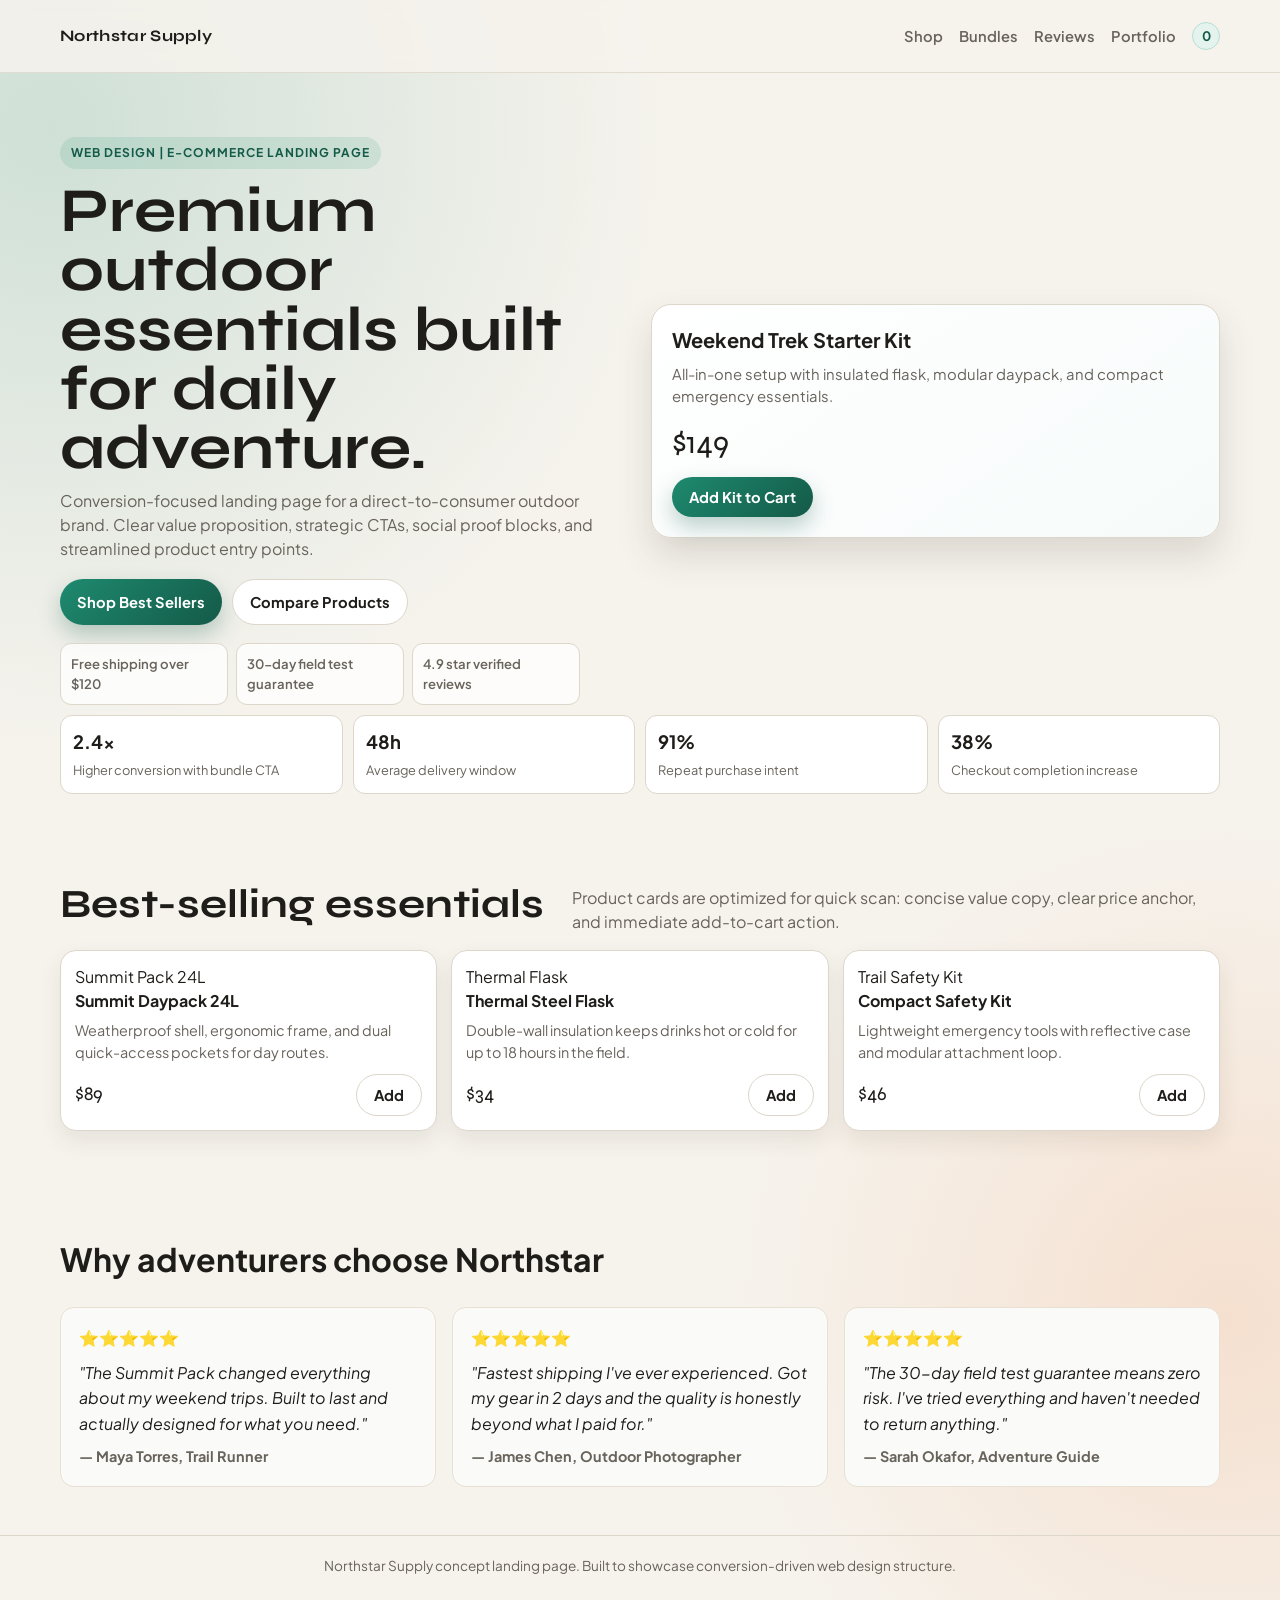
<file: ecommerce-landing.html>
<!DOCTYPE html>
<html lang="en">
<head>
  <meta charset="UTF-8" />
  <meta name="viewport" content="width=device-width, initial-scale=1.0" />
  <title>Northstar Supply | E-Commerce Landing Page</title>
  <link rel="preconnect" href="https://fonts.googleapis.com" />
  <link rel="preconnect" href="https://fonts.gstatic.com" crossorigin />
  <link href="https://fonts.googleapis.com/css2?family=Syne:wght@500;600;700;800&family=Plus+Jakarta+Sans:wght@400;500;600;700&display=swap" rel="stylesheet" />
  <style>
    :root {
      --bg: #f6f3ed;
      --surface: #ffffff;
      --ink: #1f1d1a;
      --ink-soft: #68635b;
      --line: #ddd6ca;
      --brand: #1e8a6f;
      --brand-deep: #145a48;
      --accent: #f28a49;
      --max: 1160px;
      --shadow: 0 18px 36px rgba(56, 45, 28, 0.14);
    }

    * { box-sizing: border-box; margin: 0; padding: 0; }

    html, body { max-width: 100%; overflow-x: hidden; }

    img, video, iframe { max-width: 100%; height: auto; }

    body {
      font-family: "Plus Jakarta Sans", sans-serif;
      color: var(--ink);
      background:
        radial-gradient(circle at 4% 8%, rgba(30, 138, 111, 0.18), transparent 32%),
        radial-gradient(circle at 96% 82%, rgba(242, 138, 73, 0.18), transparent 28%),
        var(--bg);
      line-height: 1.5;
    }

    .container { width: min(100% - 30px, var(--max)); margin: 0 auto; }

    .topbar {
      position: sticky;
      top: 0;
      z-index: 30;
      border-bottom: 1px solid rgba(221, 214, 202, 0.8);
      background: rgba(246, 243, 237, 0.86);
      backdrop-filter: blur(10px);
    }

    .topbar-inner {
      min-height: 72px;
      display: flex;
      align-items: center;
      justify-content: space-between;
      gap: 12px;
    }

    .brand {
      text-decoration: none;
      color: var(--ink);
      font-family: "Syne", sans-serif;
      font-weight: 700;
      letter-spacing: 0.02em;
      font-size: 1rem;
    }

    .nav {
      display: flex;
      align-items: center;
      gap: 16px;
    }

    .nav a {
      text-decoration: none;
      color: var(--ink-soft);
      font-size: 0.92rem;
      font-weight: 600;
    }

    .cart-badge {
      display: inline-flex;
      align-items: center;
      justify-content: center;
      min-width: 28px;
      height: 28px;
      border-radius: 999px;
      background: #e5f3ef;
      color: var(--brand-deep);
      font-weight: 700;
      font-size: 0.82rem;
      border: 1px solid #b6ddd2;
    }

    .hero { padding: 64px 0 36px; }

    .hero-wrap {
      display: grid;
      grid-template-columns: 1fr 1fr;
      gap: 22px;
      align-items: center;
    }

    .eyebrow {
      display: inline-block;
      margin-bottom: 12px;
      background: rgba(30, 138, 111, 0.12);
      color: var(--brand-deep);
      border-radius: 999px;
      padding: 7px 11px;
      font-size: 0.75rem;
      font-weight: 700;
      letter-spacing: 0.08em;
      text-transform: uppercase;
    }

    h1 {
      font-family: "Syne", sans-serif;
      font-size: clamp(2rem, 5vw, 3.9rem);
      line-height: 0.95;
      margin-bottom: 12px;
      max-width: 12ch;
    }

    .hero p {
      color: var(--ink-soft);
      max-width: 52ch;
      margin-bottom: 18px;
    }

    .cta {
      display: flex;
      flex-wrap: wrap;
      gap: 10px;
      margin-bottom: 18px;
    }

    .btn {
      border: 0;
      border-radius: 999px;
      padding: 11px 17px;
      font-family: inherit;
      font-size: 0.92rem;
      font-weight: 700;
      cursor: pointer;
      text-decoration: none;
      display: inline-flex;
      align-items: center;
      justify-content: center;
      transition: transform 150ms ease;
    }

    .btn:hover { transform: translateY(-1px); }

    .btn-primary {
      color: #fff;
      background: linear-gradient(135deg, var(--brand), var(--brand-deep));
      box-shadow: 0 10px 22px rgba(20, 90, 72, 0.28);
    }

    .btn-secondary {
      color: var(--ink);
      background: #fff;
      border: 1px solid var(--line);
    }

    .trust {
      display: grid;
      grid-template-columns: repeat(3, minmax(100px, 1fr));
      gap: 8px;
      max-width: 520px;
    }

    .trust div {
      background: rgba(255, 255, 255, 0.78);
      border: 1px solid var(--line);
      border-radius: 11px;
      padding: 10px;
      font-size: 0.82rem;
      color: var(--ink-soft);
      font-weight: 600;
    }

    .hero-card {
      border: 1px solid var(--line);
      border-radius: 20px;
      background: linear-gradient(145deg, #fff 0%, #f6fbfa 100%);
      box-shadow: var(--shadow);
      padding: 20px;
    }

    .hero-card h2 {
      font-size: 1.25rem;
      margin-bottom: 8px;
    }

    .hero-card p {
      font-size: 0.93rem;
      margin-bottom: 12px;
      color: var(--ink-soft);
    }

    .price {
      font-size: 2rem;
      font-family: "Syne", sans-serif;
      margin-bottom: 10px;
    }

    .metric-row {
      display: grid;
      grid-template-columns: repeat(4, 1fr);
      gap: 10px;
      margin-top: 10px;
    }

    .metric {
      border: 1px solid var(--line);
      border-radius: 12px;
      background: #fff;
      padding: 12px;
    }

    .metric strong { display: block; font-size: 1.15rem; margin-bottom: 2px; }
    .metric span { color: var(--ink-soft); font-size: 0.8rem; }

    .products { padding: 44px 0 56px; }

    .section-head {
      display: flex;
      align-items: end;
      justify-content: space-between;
      gap: 12px;
      margin-bottom: 16px;
    }

    .section-head h3 {
      font-family: "Syne", sans-serif;
      font-size: clamp(1.5rem, 3.4vw, 2.5rem);
    }

    .section-head p { color: var(--ink-soft); max-width: 54ch; }

    .product-grid {
      display: grid;
      grid-template-columns: repeat(3, minmax(0, 1fr));
      gap: 14px;
    }

    .btn { transition: all 150ms ease; }

    .btn:hover { transform: translateY(-2px); box-shadow: 0 12px 24px rgba(56, 45, 28, 0.18); }

    .card {
      border: 1px solid var(--line);
      border-radius: 16px;
      background: #fff;
      box-shadow: 0 10px 22px rgba(69, 54, 30, 0.09);
      padding: 14px;
      transition: all 180ms ease;
    }

    .card:hover {
      border-color: var(--brand);
      transform: translateY(-4px);
      box-shadow: 0 16px 32px rgba(30, 138, 111, 0.18);
    }
    }

    .thumb {
      aspect-ratio: 16 / 10;
      border-radius: 12px;
      margin-bottom: 10px;
      background:
        linear-gradient(135deg, rgba(30, 138, 111, 0.18), rgba(242, 138, 73, 0.18)),
        repeating-linear-gradient(
          135deg,
          rgba(255, 255, 255, 0.72) 0,
          rgba(255, 255, 255, 0.72) 8px,
          rgba(255, 255, 255, 0.45) 8px,
          rgba(255, 255, 255, 0.45) 16px
        );
      border: 1px solid #d6ddce;
      display: grid;
      place-items: center;
      color: #42544e;
      font-size: 0.9rem;
      font-weight: 700;
    }

    .card h4 { margin-bottom: 7px; }
    .card p { color: var(--ink-soft); font-size: 0.9rem; margin-bottom: 10px; }

    .card-bottom {
      display: flex;
      justify-content: space-between;
      align-items: center;
      gap: 8px;
    }

    .price-tag {
      font-family: "Syne", sans-serif;
      font-size: 1.2rem;
    }

    .testimonials { padding: 48px 0; }

    .testimonial-grid {
      display: grid;
      grid-template-columns: repeat(3, minmax(0, 1fr));
      gap: 16px;
    }

    .testimonial-card {
      border: 1px solid #e8e0d3;
      border-radius: 14px;
      padding: 18px;
      background: #fafbf9;
    }

    .testimonial-card .stars {
      margin-bottom: 10px;
      font-size: 1rem;
    }

    .testimonial-card .quote {
      font-style: italic;
      color: var(--ink);
      margin-bottom: 10px;
      line-height: 1.6;
    }

    .testimonial-card .author {
      font-weight: 700;
      color: var(--ink-soft);
      font-size: 0.9rem;
    }

    .footer {
      border-top: 1px solid var(--line);
      padding: 20px 0 32px;
      text-align: center;
      color: var(--ink-soft);
      font-size: 0.85rem;
    }

    @media (max-width: 980px) {
      .hero-wrap { grid-template-columns: 1fr; }
      .metric-row { grid-template-columns: 1fr 1fr; }
      .product-grid { grid-template-columns: 1fr 1fr; }
      .testimonial-grid { grid-template-columns: 1fr 1fr; }
    }

    @media (max-width: 768px) {
      .hero { padding: 44px 0 28px; }
      .hero-wrap { gap: 18px; }
      .hero-card { padding: 16px; }
      .hero-card h2 { font-size: 1.15rem; }
      .price { font-size: 1.7rem; }
      .nav { gap: 10px; }
      .nav a { font-size: 0.85rem; }
      .products { padding: 36px 0 44px; }
      .testimonials { padding: 36px 0; }
      .metric-row { gap: 8px; }
      .metric { padding: 10px; }
      .metric strong { font-size: 1.05rem; }
      .btn { min-height: 40px; padding: 10px 16px; }
      .cart-badge { min-width: 32px; height: 32px; }
    }

    @media (max-width: 640px) {
      .nav a { display: none; }
      .nav a[href="index.html"] { display: inline-flex; font-size: 0.8rem; padding: 6px 10px; border: 1px solid var(--line); border-radius: 999px; background: #fff; }
      .trust { grid-template-columns: 1fr; }
      .product-grid { grid-template-columns: 1fr; }
      .testimonial-grid { grid-template-columns: 1fr; }
      .section-head { flex-direction: column; align-items: start; }
    }

    @media (max-width: 520px) {
      .topbar-inner { min-height: 60px; gap: 8px; }
      .brand { font-size: 0.95rem; }
      .hero { padding: 32px 0 22px; }
      h1 { font-size: clamp(1.7rem, 7vw, 2.4rem); max-width: none; }
      .hero p { font-size: 0.95rem; }
      .cta { gap: 8px; }
      .cta .btn { width: 100%; }
      .hero-card { padding: 14px; border-radius: 16px; }
      .price { font-size: 1.5rem; }
      .metric-row { grid-template-columns: 1fr 1fr; gap: 8px; }
      .section-head h3 { font-size: clamp(1.35rem, 5.5vw, 1.8rem); }
      .card { padding: 12px; }
      .card-bottom { flex-wrap: wrap; }
      .testimonial-card { padding: 14px; }
      .testimonials h3.section-head { font-size: 1.5rem !important; }
      .footer { padding: 18px 12px 24px; }
    }

    @media (max-width: 380px) {
      .container { width: min(100% - 20px, var(--max)); }
      .brand { font-size: 0.88rem; }
      .topbar-inner { min-height: 54px; }
      h1 { font-size: 1.55rem; line-height: 1.05; }
      .hero p { font-size: 0.9rem; }
      .eyebrow { font-size: 0.68rem; padding: 6px 9px; }
      .btn { font-size: 0.85rem; padding: 10px 14px; }
      .metric-row { grid-template-columns: 1fr; }
      .price { font-size: 1.35rem; }
      .hero-card h2 { font-size: 1.05rem; }
      .price-tag { font-size: 1.05rem; }
      .nav a[href="index.html"] { font-size: 0.72rem; padding: 5px 8px; }
    }

    @media (max-height: 500px) and (orientation: landscape) {
      .hero { padding: 24px 0 18px; }
      .hero-wrap { grid-template-columns: 1fr 1fr; gap: 16px; }
      h1 { font-size: clamp(1.5rem, 4vw, 2.2rem); }
      .hero-card { padding: 14px; }
      .price { font-size: 1.4rem; }
      .metric-row { grid-template-columns: repeat(4, 1fr); gap: 8px; }
      .metric { padding: 8px; }
      .products { padding: 26px 0 32px; }
      .testimonials { padding: 26px 0; }
    }
  </style>
</head>
<body>
  <header class="topbar">
    <div class="container topbar-inner">
      <a class="brand" href="ecommerce-landing.html">Northstar Supply</a>
      <nav class="nav">
        <a href="#shop">Shop</a>
        <a href="#kits">Bundles</a>
        <a href="#testimonials">Reviews</a>
        <a href="index.html">Portfolio</a>
        <span class="cart-badge" id="cart-count">0</span>
      </nav>
    </div>
  </header>

  <main>
    <section class="hero" id="shop">
      <div class="container hero-wrap">
        <div>
          <span class="eyebrow">Web Design | E-Commerce Landing Page</span>
          <h1>Premium outdoor essentials built for daily adventure.</h1>
          <p>
            Conversion-focused landing page for a direct-to-consumer outdoor brand. Clear value proposition, strategic CTAs, social proof blocks, and streamlined product entry points.
          </p>
          <div class="cta">
            <a class="btn btn-primary" href="#kits">Shop Best Sellers</a>
            <a class="btn btn-secondary" href="#products">Compare Products</a>
          </div>
          <div class="trust">
            <div>Free shipping over $120</div>
            <div>30-day field test guarantee</div>
            <div>4.9 star verified reviews</div>
          </div>
        </div>

        <aside class="hero-card" id="kits">
          <h2>Weekend Trek Starter Kit</h2>
          <p>All-in-one setup with insulated flask, modular daypack, and compact emergency essentials.</p>
          <div class="price">$149</div>
          <button class="btn btn-primary add-cart" type="button">Add Kit to Cart</button>
        </aside>
      </div>

      <div class="container metric-row">
        <div class="metric"><strong>2.4x</strong><span>Higher conversion with bundle CTA</span></div>
        <div class="metric"><strong>48h</strong><span>Average delivery window</span></div>
        <div class="metric"><strong>91%</strong><span>Repeat purchase intent</span></div>
        <div class="metric"><strong>38%</strong><span>Checkout completion increase</span></div>
      </div>
    </section>

    <section class="products" id="products">
      <div class="container">
        <div class="section-head">
          <h3>Best-selling essentials</h3>
          <p>Product cards are optimized for quick scan: concise value copy, clear price anchor, and immediate add-to-cart action.</p>
        </div>

        <div class="product-grid">
          <article class="card">
            <div class="thumb">Summit Pack 24L</div>
            <h4>Summit Daypack 24L</h4>
            <p>Weatherproof shell, ergonomic frame, and dual quick-access pockets for day routes.</p>
            <div class="card-bottom">
              <span class="price-tag">$89</span>
              <button class="btn btn-secondary add-cart" type="button">Add</button>
            </div>
          </article>

          <article class="card">
            <div class="thumb">Thermal Flask</div>
            <h4>Thermal Steel Flask</h4>
            <p>Double-wall insulation keeps drinks hot or cold for up to 18 hours in the field.</p>
            <div class="card-bottom">
              <span class="price-tag">$34</span>
              <button class="btn btn-secondary add-cart" type="button">Add</button>
            </div>
          </article>

          <article class="card">
            <div class="thumb">Trail Safety Kit</div>
            <h4>Compact Safety Kit</h4>
            <p>Lightweight emergency tools with reflective case and modular attachment loop.</p>
            <div class="card-bottom">
              <span class="price-tag">$46</span>
              <button class="btn btn-secondary add-cart" type="button">Add</button>
            </div>
          </article>
        </div>
      </div>
    </section>

    <section class="testimonials">
      <div class="container">
        <h3 class="section-head" style="margin-bottom: 24px; font-size: 2rem;">Why adventurers choose Northstar</h3>
        <div class="testimonial-grid">
          <article class="testimonial-card">
            <p class="stars">⭐⭐⭐⭐⭐</p>
            <p class="quote">"The Summit Pack changed everything about my weekend trips. Built to last and actually designed for what you need."</p>
            <p class="author">— Maya Torres, Trail Runner</p>
          </article>
          <article class="testimonial-card">
            <p class="stars">⭐⭐⭐⭐⭐</p>
            <p class="quote">"Fastest shipping I've ever experienced. Got my gear in 2 days and the quality is honestly beyond what I paid for."</p>
            <p class="author">— James Chen, Outdoor Photographer</p>
          </article>
          <article class="testimonial-card">
            <p class="stars">⭐⭐⭐⭐⭐</p>
            <p class="quote">"The 30-day field test guarantee means zero risk. I've tried everything and haven't needed to return anything."</p>
            <p class="author">— Sarah Okafor, Adventure Guide</p>
          </article>
        </div>
      </div>
    </section>

  </main>

  <footer class="footer" id="testimonials">
    Northstar Supply concept landing page. Built to showcase conversion-driven web design structure.
  </footer>

  <script>
    const counter = document.getElementById("cart-count");
    const buttons = document.querySelectorAll(".add-cart");
    let count = 0;

    buttons.forEach((button) => {
      button.addEventListener("click", () => {
        count += 1;
        counter.textContent = String(count);
        button.textContent = "Added";
        setTimeout(() => {
          button.textContent = button.classList.contains("btn-primary") ? "Add Kit to Cart" : "Add";
        }, 650);
      });
    });
  </script>
</body>
</html>
</file>
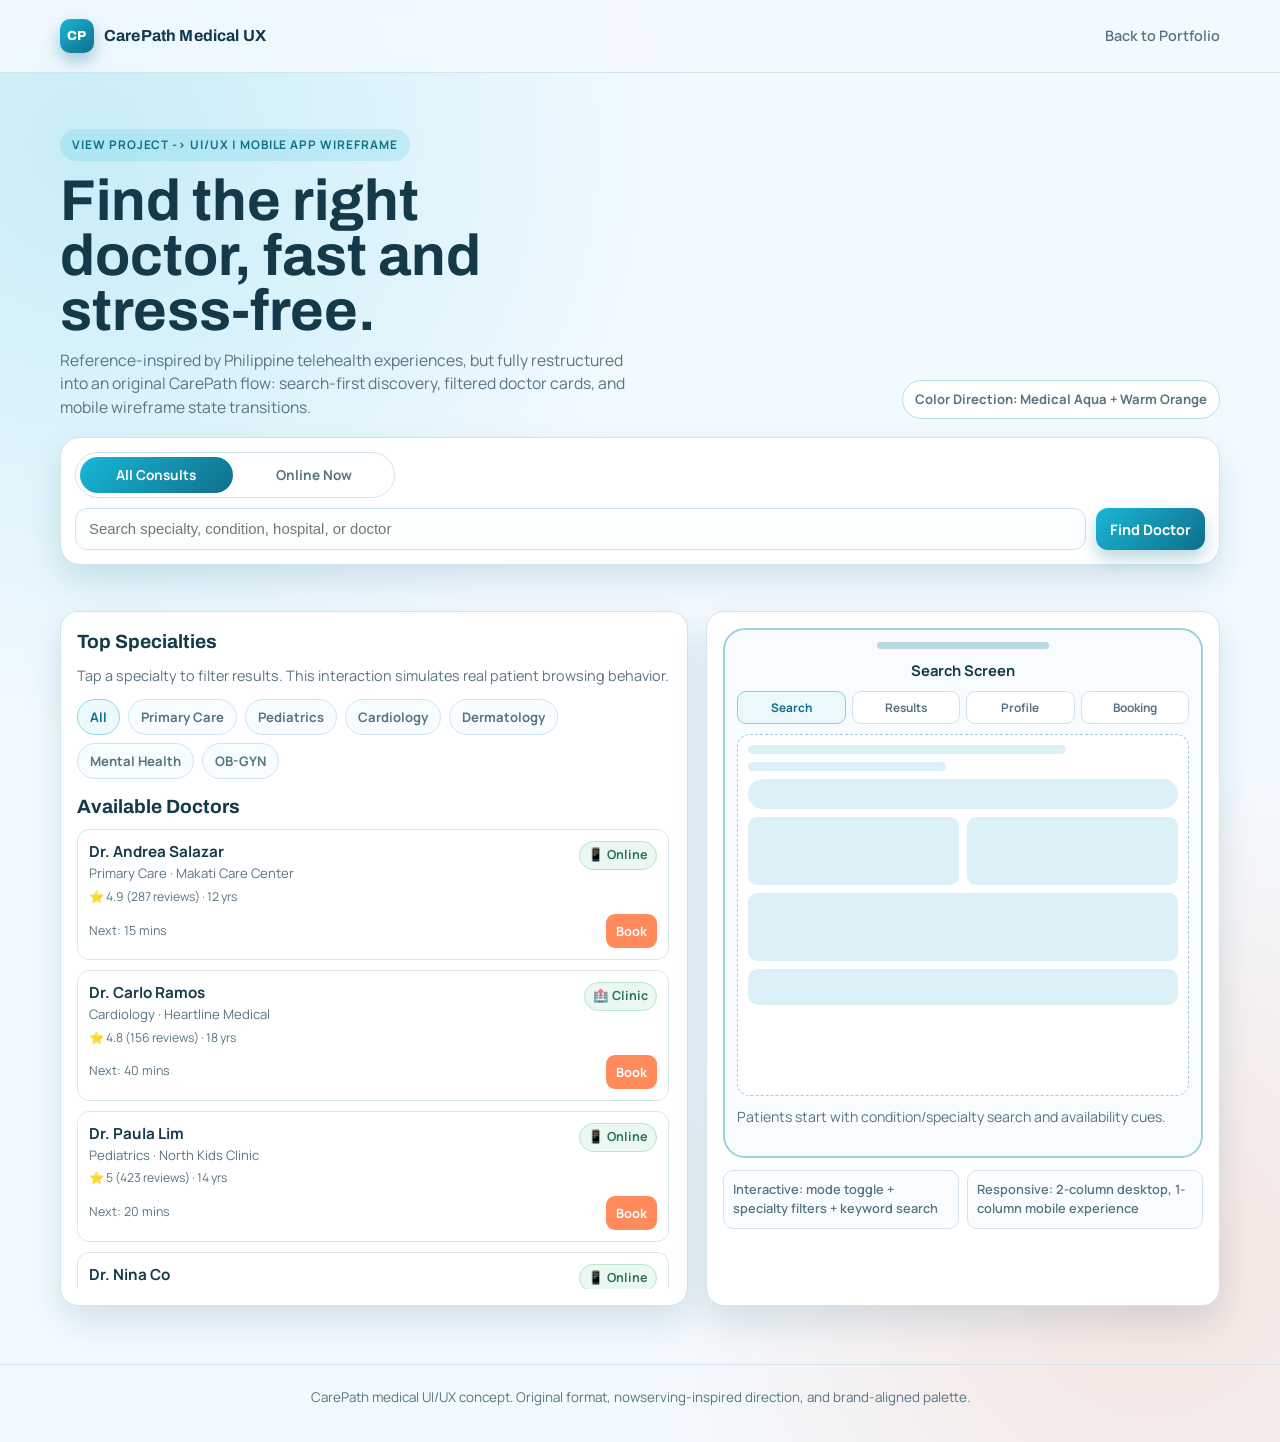
<file: figma-wireframe.html>
<!DOCTYPE html>
<html lang="en">
<head>
  <meta charset="UTF-8" />
  <meta name="viewport" content="width=device-width, initial-scale=1.0" />
  <title>CarePath | Medical UI/UX Wireframe</title>
  <link rel="preconnect" href="https://fonts.googleapis.com" />
  <link rel="preconnect" href="https://fonts.gstatic.com" crossorigin />
  <link href="https://fonts.googleapis.com/css2?family=Archivo:wght@500;600;700;800&family=Manrope:wght@400;500;600;700&display=swap" rel="stylesheet" />
  <style>
    :root {
      --bg: #f3faff;
      --surface: #ffffff;
      --ink: #143a4a;
      --ink-soft: #587482;
      --line: #cfe4ee;
      --brand: #19b7d8;
      --brand-deep: #0f6f8a;
      --accent: #ff8a5b;
      --mint: #e8f7fd;
      --success: #2a9b6f;
      --shadow: 0 16px 34px rgba(12, 86, 110, 0.14);
      --max: 1160px;
    }

    * { box-sizing: border-box; margin: 0; padding: 0; }

    html, body {
      max-width: 100%;
      overflow-x: hidden;
    }

    body {
      font-family: "Manrope", sans-serif;
      color: var(--ink);
      background:
        radial-gradient(circle at 7% 10%, rgba(25, 183, 216, 0.2), transparent 34%),
        radial-gradient(circle at 90% 88%, rgba(255, 138, 91, 0.2), transparent 30%),
        var(--bg);
      line-height: 1.5;
      -webkit-text-size-adjust: 100%;
    }

    img, video, iframe {
      max-width: 100%;
      height: auto;
    }

    .container { width: min(100% - 30px, var(--max)); margin: 0 auto; }

    .topbar {
      position: sticky;
      top: 0;
      z-index: 20;
      backdrop-filter: blur(10px);
      background: rgba(243, 250, 255, 0.84);
      border-bottom: 1px solid rgba(207, 228, 238, 0.9);
    }

    .topbar-inner {
      min-height: 72px;
      display: flex;
      align-items: center;
      justify-content: space-between;
      gap: 12px;
    }

    .brand {
      text-decoration: none;
      color: var(--ink);
      font-family: "Archivo", sans-serif;
      font-weight: 700;
      display: inline-flex;
      gap: 10px;
      align-items: center;
      font-size: 1rem;
      letter-spacing: 0.01em;
    }

    .badge {
      width: 34px;
      height: 34px;
      border-radius: 10px;
      background: linear-gradient(140deg, var(--brand), var(--brand-deep));
      color: #fff;
      display: grid;
      place-items: center;
      font-weight: 800;
      font-size: 0.82rem;
      box-shadow: 0 8px 16px rgba(15, 111, 138, 0.34);
    }

    .back {
      text-decoration: none;
      color: var(--ink-soft);
      font-weight: 600;
      font-size: 0.9rem;
    }

    .hero { padding: 56px 0 26px; }

    .hero-head {
      display: flex;
      justify-content: space-between;
      gap: 18px;
      align-items: end;
      margin-bottom: 18px;
    }

    .eyebrow {
      display: inline-block;
      background: rgba(25, 183, 216, 0.15);
      color: var(--brand-deep);
      border-radius: 999px;
      padding: 7px 12px;
      letter-spacing: 0.08em;
      text-transform: uppercase;
      font-size: 0.74rem;
      font-weight: 700;
      margin-bottom: 12px;
    }

    h1 {
      font-family: "Archivo", sans-serif;
      font-size: clamp(1.9rem, 5vw, 3.6rem);
      line-height: 0.96;
      max-width: 14ch;
      margin-bottom: 10px;
    }

    .lead {
      max-width: 58ch;
      color: var(--ink-soft);
      font-size: 0.98rem;
    }

    .pill {
      border: 1px solid #b6dceb;
      background: #fff;
      color: var(--ink-soft);
      border-radius: 999px;
      padding: 9px 12px;
      font-size: 0.82rem;
      font-weight: 700;
      white-space: nowrap;
    }

    .search-shell {
      border: 1px solid var(--line);
      background: var(--surface);
      box-shadow: var(--shadow);
      border-radius: 20px;
      padding: 14px;
      display: grid;
      gap: 10px;
    }

    .mode-toggle {
      display: inline-grid;
      grid-template-columns: 1fr 1fr;
      border: 1px solid var(--line);
      border-radius: 999px;
      padding: 4px;
      gap: 5px;
      width: min(320px, 100%);
    }

    .mode-toggle button {
      border: 0;
      border-radius: 999px;
      padding: 9px;
      font-family: inherit;
      font-weight: 700;
      font-size: 0.85rem;
      color: var(--ink-soft);
      background: transparent;
      cursor: pointer;
    }

    .mode-toggle button.active {
      color: #fff;
      background: linear-gradient(135deg, var(--brand), var(--brand-deep));
    }

    .search-row {
      display: grid;
      grid-template-columns: 1fr auto;
      gap: 10px;
    }

    .search-input {
      border: 1px solid var(--line);
      border-radius: 12px;
      padding: 12px 13px;
      font-size: 0.93rem;
      width: 100%;
      outline: none;
      color: var(--ink);
      background: #fafeff;
    }

    .search-input:focus {
      border-color: #8ecfe0;
      box-shadow: 0 0 0 3px rgba(17, 169, 199, 0.16);
    }

    .btn {
      border: 0;
      border-radius: 12px;
      font-family: inherit;
      font-size: 0.9rem;
      font-weight: 700;
      padding: 11px 14px;
      cursor: pointer;
      text-decoration: none;
      display: inline-flex;
      align-items: center;
      justify-content: center;
    }

    .btn-primary {
      color: #fff;
      background: linear-gradient(135deg, var(--brand), var(--brand-deep));
      box-shadow: 0 9px 18px rgba(11, 120, 144, 0.28);
    }

    .layout {
      padding: 20px 0 58px;
    }

    .layout-wrap {
      display: grid;
      grid-template-columns: 1.1fr 0.9fr;
      gap: 18px;
    }

    .panel {
      border: 1px solid var(--line);
      border-radius: 18px;
      background: #fff;
      box-shadow: var(--shadow);
      padding: 16px;
    }

    .panel h2 {
      font-family: "Archivo", sans-serif;
      font-size: 1.2rem;
      margin-bottom: 8px;
    }

    .panel-sub {
      font-size: 0.9rem;
      color: var(--ink-soft);
      margin-bottom: 12px;
    }

    .specialties {
      display: flex;
      flex-wrap: wrap;
      gap: 8px;
      margin-bottom: 14px;
    }

    .spec-btn {
      border: 1px solid var(--line);
      border-radius: 999px;
      background: #f7fcff;
      color: var(--ink-soft);
      padding: 8px 12px;
      font-family: inherit;
      font-size: 0.82rem;
      font-weight: 700;
      cursor: pointer;
    }

    .spec-btn.active {
      border-color: #95d4e3;
      color: var(--brand-deep);
      background: #ecfaff;
    }

    .doctor-list {
      display: grid;
      gap: 10px;
      max-height: 460px;
      overflow: auto;
      padding-right: 2px;
    }

    .doctor-card {
      border: 1px solid #d7e7ed;
      border-radius: 12px;
      padding: 11px;
      background: #fff;
      display: grid;
      gap: 8px;
    }

    .doctor-top {
      display: flex;
      justify-content: space-between;
      gap: 12px;
      align-items: start;
    }

    .doctor-name {
      font-weight: 700;
      font-size: 0.95rem;
    }

    .doctor-meta {
      color: var(--ink-soft);
      font-size: 0.82rem;
    }

    .availability {
      display: inline-flex;
      align-items: center;
      gap: 6px;
      font-size: 0.78rem;
      color: #2e7158;
      background: #eaf8f1;
      border: 1px solid #b8e5cc;
      border-radius: 999px;
      padding: 4px 8px;
      font-weight: 700;
      white-space: nowrap;
    }

    .doctor-actions {
      display: flex;
      justify-content: space-between;
      align-items: center;
      gap: 10px;
    }

    .doctor-actions small {
      color: var(--ink-soft);
      font-size: 0.78rem;
    }

    .book {
      border: 0;
      border-radius: 9px;
      background: var(--accent);
      color: #fff;
      padding: 8px 10px;
      font-family: inherit;
      font-size: 0.8rem;
      font-weight: 700;
      cursor: pointer;
    }

    .wireframe {
      border: 2px solid #9ed0dd;
      border-radius: 22px;
      background: #f8fcff;
      padding: 12px;
      min-height: 530px;
      display: grid;
      grid-template-rows: auto auto auto 1fr auto;
      gap: 10px;
    }

    .notch {
      width: 38%;
      height: 7px;
      border-radius: 999px;
      background: #b8d9e3;
      margin: 0 auto;
    }

    .wf-title {
      font-weight: 700;
      font-size: 0.92rem;
      text-align: center;
    }

    .wf-stepper {
      display: grid;
      grid-template-columns: repeat(4, 1fr);
      gap: 6px;
    }

    .step-btn {
      border: 1px solid var(--line);
      border-radius: 9px;
      background: #fff;
      color: var(--ink-soft);
      font-size: 0.74rem;
      font-weight: 700;
      padding: 7px 4px;
      cursor: pointer;
      font-family: inherit;
    }

    .step-btn.active {
      color: var(--brand-deep);
      background: #ebf9fd;
      border-color: #8ccde0;
    }

    .wf-canvas {
      border: 1px dashed #9dcedd;
      border-radius: 13px;
      background: #ffffff;
      padding: 10px;
      display: grid;
      gap: 8px;
      align-content: start;
    }

    .wf-block,
    .wf-line,
    .wf-chip,
    .wf-pill {
      background: #dcf0f7;
      border-radius: 9px;
    }

    .wf-line { height: 9px; width: 74%; }
    .wf-line.short { width: 46%; }
    .wf-block { height: 68px; }
    .wf-chip { height: 30px; border-radius: 999px; }
    .wf-pill { height: 36px; border-radius: 10px; }

    .wf-row {
      display: grid;
      grid-template-columns: 1fr 1fr;
      gap: 8px;
    }

    .wf-note {
      color: var(--ink-soft);
      font-size: 0.88rem;
      min-height: 38px;
    }

    .legend {
      display: grid;
      grid-template-columns: 1fr 1fr;
      gap: 8px;
      margin-top: 12px;
    }

    .legend .pill-item {
      border: 1px solid var(--line);
      background: #f9fdff;
      border-radius: 10px;
      padding: 9px;
      font-size: 0.8rem;
      color: var(--ink-soft);
      font-weight: 600;
    }

    .footer {
      border-top: 1px solid var(--line);
      padding: 22px 0 34px;
      text-align: center;
      color: var(--ink-soft);
      font-size: 0.84rem;
    }

    @media (max-width: 980px) {
      .hero-head { flex-direction: column; align-items: start; }
      .layout-wrap { grid-template-columns: 1fr; }
      .wireframe { min-height: 460px; }
    }

    @media (max-width: 768px) {
      .container { width: min(100% - 24px, var(--max)); }
      .hero { padding: 40px 0 20px; }
      .layout { padding: 16px 0 44px; }
      .panel { padding: 14px; border-radius: 16px; }
      .panel h2 { font-size: 1.1rem; }
      .search-shell { padding: 12px; border-radius: 16px; }
      .mode-toggle { width: 100%; }
      .mode-toggle button { padding: 11px 8px; min-height: 40px; }
      .btn { padding: 12px 14px; min-height: 44px; }
      .spec-btn { padding: 10px 12px; min-height: 40px; }
      .step-btn { padding: 10px 4px; min-height: 40px; }
      .book { padding: 10px 14px; min-height: 40px; }
      .search-input { padding: 13px; min-height: 44px; }
      .doctor-list { max-height: none; }
      .wireframe { min-height: 420px; }
    }

    @media (max-width: 640px) {
      .topbar-inner { min-height: 64px; gap: 8px; }
      .brand { font-size: 0.92rem; }
      .search-row { grid-template-columns: 1fr; }
      .wf-stepper { grid-template-columns: 1fr 1fr; }
      .legend { grid-template-columns: 1fr; }
    }

    @media (max-width: 520px) {
      .container { width: min(100% - 20px, var(--max)); }
      .hero { padding: 28px 0 16px; }
      .layout { padding: 12px 0 36px; }
      .hero-head { gap: 12px; margin-bottom: 14px; }
      .panel { padding: 12px; border-radius: 14px; gap: 10px; }
      .panel h2 { font-size: 1.02rem; }
      .panel-sub { font-size: 0.85rem; }
      .search-shell { padding: 10px; border-radius: 14px; gap: 8px; }
      .eyebrow { font-size: 0.68rem; padding: 6px 10px; }
      .lead { font-size: 0.92rem; }
      .pill { font-size: 0.76rem; padding: 8px 10px; white-space: normal; }
      .brand { font-size: 0.88rem; gap: 8px; }
      .badge { width: 30px; height: 30px; font-size: 0.76rem; border-radius: 9px; }
      .back { font-size: 0.78rem; }
      .specialties { gap: 6px; }
      .spec-btn { font-size: 0.78rem; padding: 9px 10px; }
      .doctor-card { padding: 10px; }
      .doctor-top { flex-wrap: wrap; gap: 8px; }
      .doctor-name { font-size: 0.92rem; }
      .doctor-meta { font-size: 0.78rem; }
      .availability { font-size: 0.72rem; padding: 4px 7px; }
      .wireframe { padding: 10px; min-height: 380px; gap: 8px; border-radius: 18px; }
      .wf-title { font-size: 0.88rem; }
      .step-btn { font-size: 0.7rem; padding: 9px 3px; }
      .wf-block { height: 56px; }
      .wf-note { font-size: 0.82rem; }
      .legend .pill-item { font-size: 0.76rem; padding: 8px; }
      .footer { padding: 18px 0 28px; font-size: 0.78rem; }
    }

    @media (max-width: 380px) {
      .container { width: min(100% - 16px, var(--max)); }
      .topbar-inner { min-height: 56px; gap: 6px; }
      .brand { font-size: 0.82rem; }
      .badge { width: 28px; height: 28px; font-size: 0.72rem; }
      .back { font-size: 0.74rem; }
      .hero { padding: 22px 0 12px; }
      .eyebrow { font-size: 0.64rem; letter-spacing: 0.06em; }
      .lead { font-size: 0.88rem; }
      .panel { padding: 10px; }
      .panel h2 { font-size: 0.98rem; }
      .wf-stepper { grid-template-columns: 1fr; }
      .step-btn { font-size: 0.74rem; padding: 10px 6px; }
      .wireframe { min-height: 340px; }
      .mode-toggle button { font-size: 0.78rem; }
      .btn { font-size: 0.84rem; padding: 12px; }
      .search-input { font-size: 0.88rem; }
      .doctor-actions { flex-wrap: wrap; }
    }

    @media (max-height: 500px) and (orientation: landscape) {
      .hero { padding: 20px 0 12px; }
      .layout { padding: 10px 0 24px; }
      .topbar-inner { min-height: 52px; }
      h1 { font-size: clamp(1.4rem, 3.5vw, 2.2rem); line-height: 1.05; }
      .lead { font-size: 0.86rem; }
      .hero-head { margin-bottom: 10px; }
      .layout-wrap { grid-template-columns: 1.1fr 0.9fr; }
      .wireframe { min-height: 300px; }
      .doctor-list { max-height: 320px; }
      .footer { padding: 14px 0 18px; }
    }
  </style>
</head>
<body>
  <header class="topbar">
    <div class="container topbar-inner">
      <a class="brand" href="figma-wireframe.html">
        <span class="badge">CP</span>
        CarePath Medical UX
      </a>
      <a class="back" href="index.html">Back to Portfolio</a>
    </div>
  </header>

  <main>
    <section class="hero">
      <div class="container">
        <div class="hero-head">
          <div>
            <span class="eyebrow">View Project -> UI/UX | Mobile App Wireframe</span>
            <h1>Find the right doctor, fast and stress-free.</h1>
            <p class="lead">Reference-inspired by Philippine telehealth experiences, but fully restructured into an original CarePath flow: search-first discovery, filtered doctor cards, and mobile wireframe state transitions.</p>
          </div>
          <span class="pill">Color Direction: Medical Aqua + Warm Orange</span>
        </div>

        <div class="search-shell">
          <div class="mode-toggle" role="tablist" aria-label="Consult mode">
            <button type="button" class="mode-btn active" data-mode="all">All Consults</button>
            <button type="button" class="mode-btn" data-mode="online">Online Now</button>
          </div>
          <div class="search-row">
            <input id="search-input" class="search-input" type="text" placeholder="Search specialty, condition, hospital, or doctor" />
            <button id="search-btn" class="btn btn-primary" type="button">Find Doctor</button>
          </div>
        </div>
      </div>
    </section>

    <section class="layout">
      <div class="container layout-wrap">
        <section class="panel">
          <h2>Top Specialties</h2>
          <p class="panel-sub">Tap a specialty to filter results. This interaction simulates real patient browsing behavior.</p>

          <div class="specialties" id="specialties"></div>

          <h2 style="margin-top: 6px;">Available Doctors</h2>
          <div id="doctor-list" class="doctor-list"></div>
        </section>

        <section class="panel">
          <div class="wireframe">
            <div class="notch"></div>
            <p class="wf-title" id="wf-title">Search & Discovery</p>

            <div class="wf-stepper" id="wf-stepper"></div>

            <div class="wf-canvas" id="wf-canvas"></div>

            <p class="wf-note" id="wf-note"></p>
          </div>

          <div class="legend">
            <div class="pill-item">Interactive: mode toggle + specialty filters + keyword search</div>
            <div class="pill-item">Responsive: 2-column desktop, 1-column mobile experience</div>
          </div>
        </section>
      </div>
    </section>
  </main>

  <footer class="footer">
    CarePath medical UI/UX concept. Original format, nowserving-inspired direction, and brand-aligned palette.
  </footer>

  <script>
    const specialties = [
      "All",
      "Primary Care",
      "Pediatrics",
      "Cardiology",
      "Dermatology",
      "Mental Health",
      "OB-GYN"
    ];

    const doctors = [
      { name: "Dr. Andrea Salazar", specialty: "Primary Care", hospital: "Makati Care Center", wait: "15 mins", online: true, rating: 4.9, reviews: 287, experience: "12 yrs", languages: "English, Filipino" },
      { name: "Dr. Carlo Ramos", specialty: "Cardiology", hospital: "Heartline Medical", wait: "40 mins", online: false, rating: 4.8, reviews: 156, experience: "18 yrs", languages: "English" },
      { name: "Dr. Paula Lim", specialty: "Pediatrics", hospital: "North Kids Clinic", wait: "20 mins", online: true, rating: 5.0, reviews: 423, experience: "14 yrs", languages: "English, Filipino, Mandarin" },
      { name: "Dr. Nina Co", specialty: "Dermatology", hospital: "Skinwell Manila", wait: "25 mins", online: true, rating: 4.7, reviews: 198, experience: "9 yrs", languages: "English, Filipino" },
      { name: "Dr. Miguel Cruz", specialty: "Mental Health", hospital: "MindCare Hub", wait: "35 mins", online: true, rating: 4.9, reviews: 312, experience: "15 yrs", languages: "English, Filipino, Spanish" },
      { name: "Dr. Sofia Dela Vega", specialty: "OB-GYN", hospital: "Women First Hospital", wait: "30 mins", online: false, rating: 4.8, reviews: 267, experience: "16 yrs", languages: "English, Filipino" }
    ];

    const wireframeSteps = [
      {
        name: "Search",
        note: "Patients start with condition/specialty search and availability cues.",
        pattern: "line,line-short,chip,wf-row,block,pill"
      },
      {
        name: "Results",
        note: "Doctor cards prioritize specialty, location, and earliest consultation slot.",
        pattern: "block,wf-row,line,chip,block,pill"
      },
      {
        name: "Profile",
        note: "Doctor profile emphasizes credentials, languages, and consultation options.",
        pattern: "block,line,chip,chip,wf-row,pill"
      },
      {
        name: "Booking",
        note: "Booking flow keeps payment and schedule confirmation in one clear step.",
        pattern: "line,block,wf-row,chip,pill,pill"
      }
    ];

    const specialtiesEl = document.getElementById("specialties");
    const doctorListEl = document.getElementById("doctor-list");
    const modeButtons = document.querySelectorAll(".mode-btn");
    const searchInput = document.getElementById("search-input");
    const searchBtn = document.getElementById("search-btn");

    const wfStepper = document.getElementById("wf-stepper");
    const wfCanvas = document.getElementById("wf-canvas");
    const wfTitle = document.getElementById("wf-title");
    const wfNote = document.getElementById("wf-note");

    let activeSpecialty = "All";
    let activeMode = "all";
    let query = "";
    let activeStep = 0;

    function buildSpecialties() {
      specialtiesEl.innerHTML = "";
      specialties.forEach((spec) => {
        const btn = document.createElement("button");
        btn.type = "button";
        btn.className = "spec-btn" + (spec === activeSpecialty ? " active" : "");
        btn.textContent = spec;
        btn.addEventListener("click", () => {
          activeSpecialty = spec;
          renderDoctors();
          buildSpecialties();
        });
        specialtiesEl.appendChild(btn);
      });
    }

    function renderDoctors() {
      const q = query.toLowerCase();
      const filtered = doctors.filter((doctor) => {
        const specialtyOk = activeSpecialty === "All" || doctor.specialty === activeSpecialty;
        const modeOk = activeMode === "all" || doctor.online;
        const queryOk =
          doctor.name.toLowerCase().includes(q) ||
          doctor.specialty.toLowerCase().includes(q) ||
          doctor.hospital.toLowerCase().includes(q);
        return specialtyOk && modeOk && queryOk;
      });

      doctorListEl.innerHTML = "";

      if (!filtered.length) {
        doctorListEl.innerHTML = '<p class="panel-sub">No doctors match your current filters. Try another specialty or keyword.</p>';
        return;
      }

      filtered.forEach((doctor) => {
        const card = document.createElement("article");
        card.className = "doctor-card";
        card.innerHTML = `
          <div class="doctor-top">
            <div>
              <p class="doctor-name">${doctor.name}</p>
              <p class="doctor-meta">${doctor.specialty} · ${doctor.hospital}</p>
              <p class="doctor-meta" style="font-size: 0.76rem; margin-top: 4px;">⭐ ${doctor.rating} (${doctor.reviews} reviews) · ${doctor.experience}</p>
            </div>
            <span class="availability">${doctor.online ? "📱 Online" : "🏥 Clinic"}</span>
          </div>
          <div class="doctor-actions">
            <small>Next: ${doctor.wait}</small>
            <button type="button" class="book" onclick="alert('Booking slot for ${doctor.name}')">Book</button>
          </div>
        `;
        doctorListEl.appendChild(card);
      });
    }

    function buildStepper() {
      wfStepper.innerHTML = "";
      wireframeSteps.forEach((step, index) => {
        const btn = document.createElement("button");
        btn.type = "button";
        btn.className = "step-btn" + (index === activeStep ? " active" : "");
        btn.textContent = step.name;
        btn.addEventListener("click", () => {
          activeStep = index;
          renderWireframe();
          buildStepper();
        });
        wfStepper.appendChild(btn);
      });
    }

    function renderWireframe() {
      const step = wireframeSteps[activeStep];
      wfTitle.textContent = step.name + " Screen";
      wfNote.textContent = step.note;
      wfCanvas.innerHTML = "";

      step.pattern.split(",").forEach((part) => {
        if (part === "line") {
          const el = document.createElement("div");
          el.className = "wf-line";
          wfCanvas.appendChild(el);
        } else if (part === "line-short") {
          const el = document.createElement("div");
          el.className = "wf-line short";
          wfCanvas.appendChild(el);
        } else if (part === "block") {
          const el = document.createElement("div");
          el.className = "wf-block";
          wfCanvas.appendChild(el);
        } else if (part === "chip") {
          const el = document.createElement("div");
          el.className = "wf-chip";
          wfCanvas.appendChild(el);
        } else if (part === "pill") {
          const el = document.createElement("div");
          el.className = "wf-pill";
          wfCanvas.appendChild(el);
        } else if (part === "wf-row") {
          const row = document.createElement("div");
          row.className = "wf-row";
          row.innerHTML = '<div class="wf-block"></div><div class="wf-block"></div>';
          wfCanvas.appendChild(row);
        }
      });
    }

    modeButtons.forEach((button) => {
      button.addEventListener("click", () => {
        activeMode = button.dataset.mode;
        modeButtons.forEach((b) => b.classList.toggle("active", b === button));
        renderDoctors();
      });
    });

    function applySearch() {
      query = searchInput.value.trim();
      renderDoctors();
    }

    searchBtn.addEventListener("click", applySearch);
    searchInput.addEventListener("keydown", (event) => {
      if (event.key === "Enter") {
        applySearch();
      }
    });

    buildSpecialties();
    renderDoctors();
    buildStepper();
    renderWireframe();
  </script>
</body>
</html>
</file>
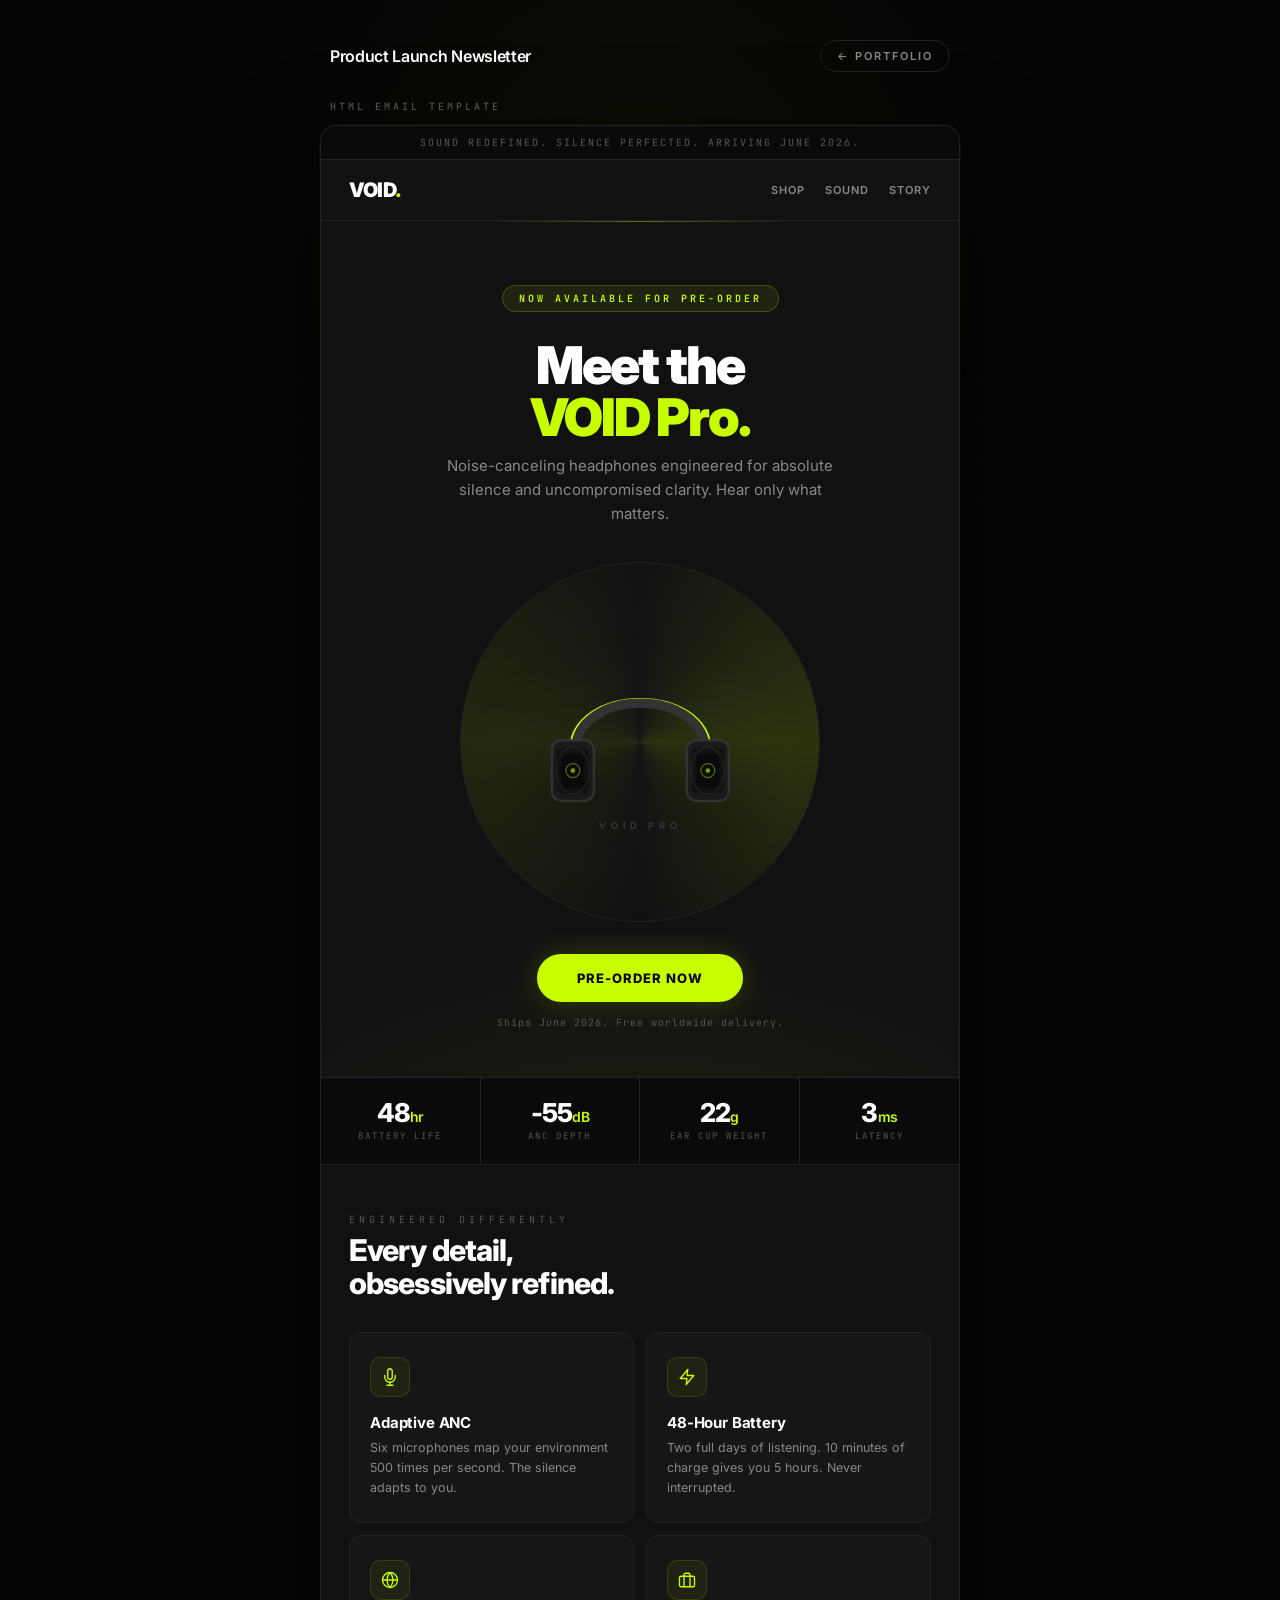
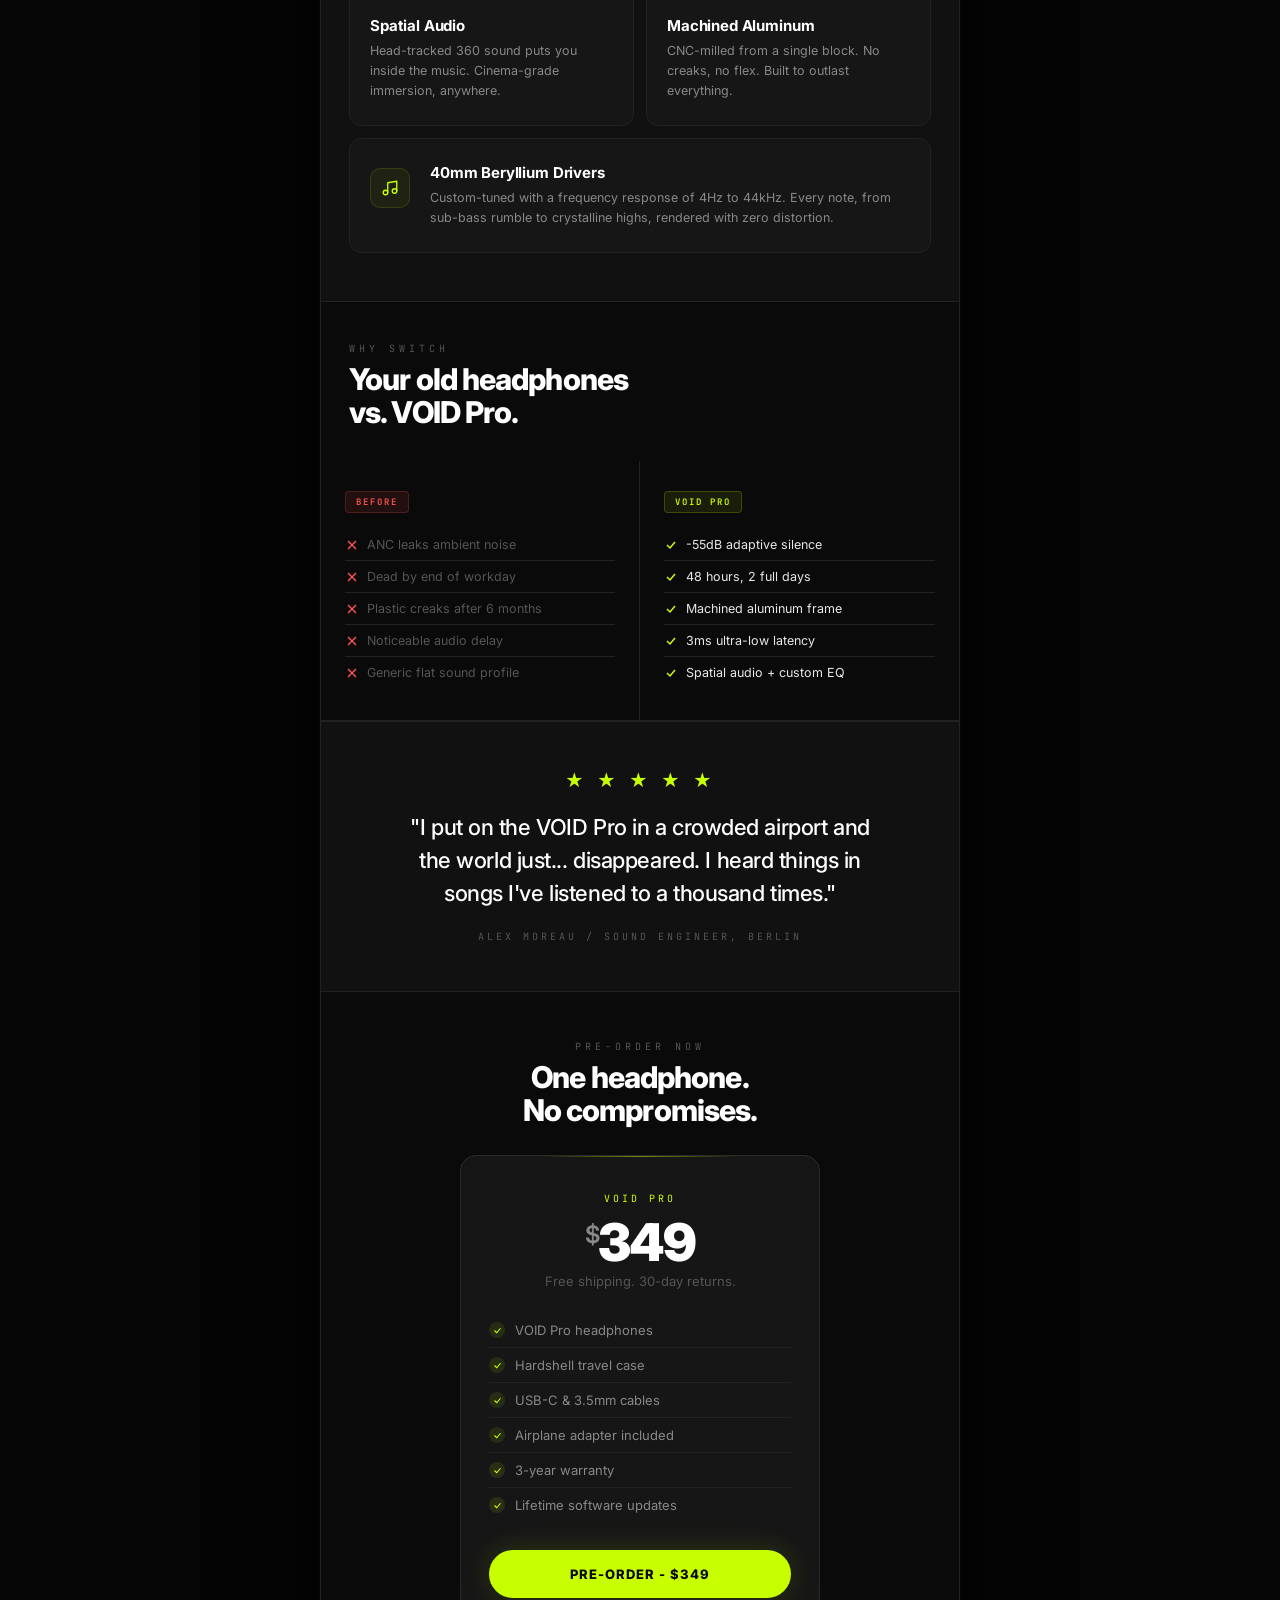
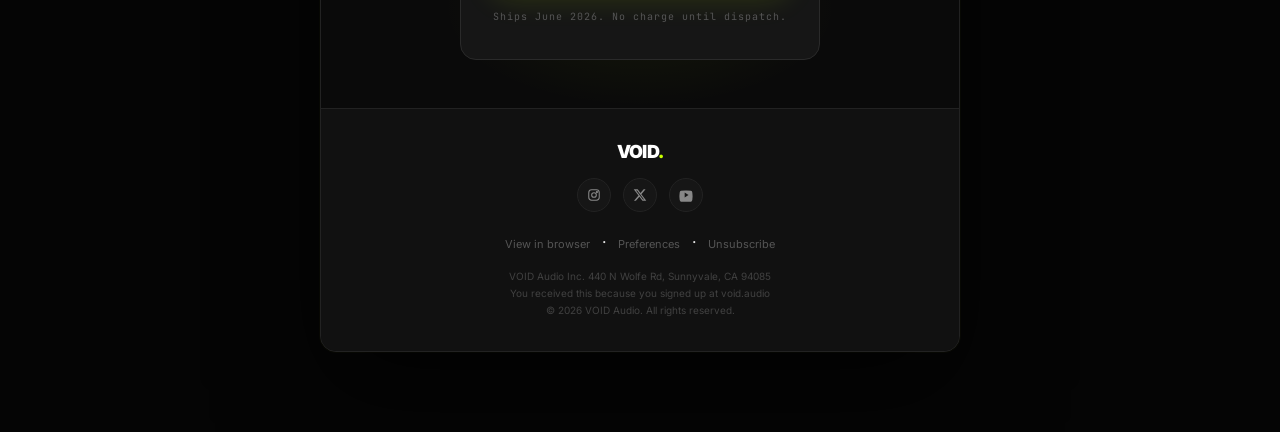
<file: product-launch-email.html>
<!DOCTYPE html>
<html lang="en">
<head>
  <meta charset="UTF-8" />
  <meta name="viewport" content="width=device-width, initial-scale=1.0" />
  <title>Product Launch Newsletter - VOID Pro</title>
  <link rel="preconnect" href="https://fonts.googleapis.com" />
  <link rel="preconnect" href="https://fonts.gstatic.com" crossorigin />
  <link href="https://fonts.googleapis.com/css2?family=Inter:wght@300;400;500;600;700;800;900&family=JetBrains+Mono:wght@400;500;600&display=swap" rel="stylesheet" />
  <style>
    :root {
      --black: #0A0A0A;
      --dark: #111111;
      --card: #161616;
      --border: #222222;
      --border-light: #2a2a2a;
      --text: #E8E8E8;
      --text-dim: #888888;
      --text-muted: #555555;
      --accent: #C8FF00;
      --accent-dim: #a3cc00;
      --white: #FFFFFF;
      --gradient-accent: linear-gradient(135deg, #C8FF00 0%, #7BFF00 100%);
    }

    * { margin: 0; padding: 0; box-sizing: border-box; }
    html, body { max-width: 100%; overflow-x: hidden; }
    html { scroll-behavior: smooth; }
    body {
      min-height: 100vh;
      font-family: "Inter", -apple-system, BlinkMacSystemFont, sans-serif;
      background: #050505;
      color: var(--text);
      overflow-x: hidden;
      -webkit-font-smoothing: antialiased;
    }
    .mono { font-family: "JetBrains Mono", monospace; }
    img, video, iframe { max-width: 100%; height: auto; display: block; }

    /* ---- PRESENTATION WRAPPER (page chrome) ---- */
    .page-wrapper {
      position: relative;
      padding: 0 0 80px;
    }

    /* Ambient glow */
    .ambient-glow {
      position: fixed;
      top: -200px;
      left: 50%;
      transform: translateX(-50%);
      width: 800px;
      height: 800px;
      background: radial-gradient(circle, rgba(200, 255, 0, 0.04) 0%, transparent 70%);
      pointer-events: none;
      z-index: 0;
    }

    /* Floating grid dots */
    .grid-dots {
      position: fixed;
      inset: 0;
      z-index: 0;
      pointer-events: none;
      background-image: radial-gradient(rgba(200, 255, 0, 0.06) 1px, transparent 1px);
      background-size: 40px 40px;
      mask-image: radial-gradient(ellipse 50% 50% at 50% 50%, black 20%, transparent 70%);
      -webkit-mask-image: radial-gradient(ellipse 50% 50% at 50% 50%, black 20%, transparent 70%);
    }

    /* Page header */
    .page-header {
      position: relative;
      z-index: 10;
      max-width: 660px;
      margin: 0 auto;
      padding: 40px 20px 28px;
      display: flex;
      align-items: center;
      justify-content: space-between;
    }
    .page-header h1 {
      font-size: 16px;
      font-weight: 600;
      color: var(--white);
      letter-spacing: -0.02em;
    }
    .page-header .back-link {
      color: var(--text-dim);
      text-decoration: none;
      font-size: 11px;
      letter-spacing: 2px;
      text-transform: uppercase;
      font-weight: 600;
      padding: 8px 16px;
      border: 1px solid var(--border);
      border-radius: 999px;
      transition: color 200ms, border-color 200ms;
    }
    .page-header .back-link:hover { color: var(--white); border-color: var(--text-dim); }

    .device-tag {
      max-width: 660px;
      margin: 0 auto 12px;
      padding: 0 20px;
      font-family: "JetBrains Mono", monospace;
      font-size: 10px;
      letter-spacing: 3px;
      text-transform: uppercase;
      color: var(--text-muted);
      font-weight: 500;
    }

    /* ---- EMAIL CONTAINER ---- */
    .email-container {
      position: relative;
      z-index: 10;
      width: 100%;
      max-width: 640px;
      margin: 0 auto;
      background: var(--dark);
      border: 1px solid var(--border);
      border-radius: 16px;
      overflow: hidden;
      box-shadow:
        0 40px 100px rgba(0, 0, 0, 0.6),
        0 0 0 1px rgba(200, 255, 0, 0.03);
    }

    /* ---- PREHEADER ---- */
    .preheader {
      padding: 10px 24px;
      background: var(--black);
      border-bottom: 1px solid var(--border);
      text-align: center;
      font-family: "JetBrains Mono", monospace;
      font-size: 10px;
      letter-spacing: 2px;
      text-transform: uppercase;
      color: var(--text-muted);
    }

    /* ---- NAV BAR ---- */
    .email-nav {
      display: flex;
      align-items: center;
      justify-content: space-between;
      padding: 18px 28px;
      border-bottom: 1px solid var(--border);
      background: var(--dark);
    }
    .email-nav .logo {
      font-size: 20px;
      font-weight: 900;
      letter-spacing: -0.04em;
      color: var(--white);
    }
    .email-nav .logo span { color: var(--accent); }
    .email-nav .nav-links {
      display: flex;
      gap: 20px;
    }
    .email-nav .nav-links a {
      color: var(--text-dim);
      text-decoration: none;
      font-size: 11px;
      font-weight: 600;
      letter-spacing: 1px;
      text-transform: uppercase;
      transition: color 200ms;
    }
    .email-nav .nav-links a:hover { color: var(--accent); }

    /* ---- HERO ---- */
    .email-hero {
      position: relative;
      padding: 64px 36px 48px;
      text-align: center;
      background:
        radial-gradient(ellipse 500px 300px at 50% 120%, rgba(200, 255, 0, 0.08), transparent),
        var(--dark);
      overflow: hidden;
    }
    .email-hero::before {
      content: '';
      position: absolute;
      top: 0;
      left: 50%;
      transform: translateX(-50%);
      width: 300px;
      height: 1px;
      background: linear-gradient(90deg, transparent, var(--accent), transparent);
      opacity: 0.4;
    }
    .hero-badge {
      display: inline-block;
      padding: 6px 16px;
      background: rgba(200, 255, 0, 0.08);
      border: 1px solid rgba(200, 255, 0, 0.2);
      border-radius: 999px;
      font-family: "JetBrains Mono", monospace;
      font-size: 10px;
      font-weight: 600;
      letter-spacing: 3px;
      text-transform: uppercase;
      color: var(--accent);
      margin-bottom: 28px;
    }
    .hero-title {
      font-size: 52px;
      font-weight: 900;
      letter-spacing: -0.04em;
      line-height: 1.0;
      color: var(--white);
      margin-bottom: 10px;
    }
    .hero-title .accent { color: var(--accent); }
    .hero-subtitle {
      font-size: 15px;
      color: var(--text-dim);
      line-height: 1.6;
      max-width: 400px;
      margin: 0 auto 36px;
      font-weight: 400;
    }

    /* Product image area */
    .hero-product {
      position: relative;
      width: 80%;
      max-width: 360px;
      margin: 0 auto 32px;
      aspect-ratio: 1/1;
      background: radial-gradient(circle at center, var(--card) 0%, var(--dark) 70%);
      border: 1px solid var(--border);
      border-radius: 50%;
      display: flex;
      align-items: center;
      justify-content: center;
      overflow: hidden;
    }
    .hero-product::after {
      content: '';
      position: absolute;
      inset: -2px;
      border-radius: 50%;
      background: conic-gradient(from 0deg, transparent 0%, rgba(200,255,0,0.15) 25%, transparent 50%, rgba(200,255,0,0.1) 75%, transparent 100%);
      z-index: 0;
      animation: rotateGlow 8s linear infinite;
    }
    @keyframes rotateGlow {
      to { transform: rotate(360deg); }
    }
    .hero-product .product-visual {
      position: relative;
      z-index: 1;
      width: 65%;
    }
    /* SVG headphone illustration */
    .headphone-svg {
      width: 100%;
      height: auto;
      filter: drop-shadow(0 20px 40px rgba(0,0,0,0.5));
    }

    .hero-cta {
      display: inline-block;
      padding: 16px 40px;
      background: var(--accent);
      color: var(--black);
      text-decoration: none;
      font-weight: 800;
      font-size: 13px;
      letter-spacing: 1px;
      text-transform: uppercase;
      border-radius: 999px;
      transition: transform 200ms, box-shadow 200ms;
      box-shadow: 0 0 30px rgba(200, 255, 0, 0.2);
    }
    .hero-cta:hover {
      transform: translateY(-2px);
      box-shadow: 0 8px 40px rgba(200, 255, 0, 0.35);
    }
    .hero-note {
      margin-top: 14px;
      font-family: "JetBrains Mono", monospace;
      font-size: 10px;
      color: var(--text-muted);
      letter-spacing: 1px;
    }

    /* ---- STATS BAR ---- */
    .stats-bar {
      display: grid;
      grid-template-columns: repeat(4, 1fr);
      border-top: 1px solid var(--border);
      border-bottom: 1px solid var(--border);
      background: var(--black);
    }
    .stat-item {
      padding: 22px 16px;
      text-align: center;
      border-right: 1px solid var(--border);
    }
    .stat-item:last-child { border-right: none; }
    .stat-value {
      font-size: 26px;
      font-weight: 800;
      letter-spacing: -0.03em;
      color: var(--white);
      line-height: 1;
    }
    .stat-value .unit {
      font-size: 14px;
      font-weight: 600;
      color: var(--accent);
    }
    .stat-label {
      margin-top: 4px;
      font-family: "JetBrains Mono", monospace;
      font-size: 9px;
      letter-spacing: 2px;
      text-transform: uppercase;
      color: var(--text-muted);
    }

    /* ---- FEATURE BLOCKS ---- */
    .features-section {
      padding: 48px 28px;
      background: var(--dark);
    }
    .section-label {
      font-family: "JetBrains Mono", monospace;
      font-size: 10px;
      letter-spacing: 4px;
      text-transform: uppercase;
      color: var(--text-muted);
      margin-bottom: 8px;
    }
    .section-title {
      font-size: 30px;
      font-weight: 800;
      letter-spacing: -0.03em;
      color: var(--white);
      margin-bottom: 32px;
      line-height: 1.1;
    }

    .feature-grid {
      display: grid;
      grid-template-columns: 1fr 1fr;
      gap: 12px;
    }
    .feature-card {
      background: var(--card);
      border: 1px solid var(--border);
      border-radius: 12px;
      padding: 24px 20px;
      transition: border-color 300ms, transform 300ms;
    }
    .feature-card:hover {
      border-color: var(--border-light);
      transform: translateY(-2px);
    }
    .feature-card.full-width {
      grid-column: 1 / -1;
    }
    .feature-icon {
      width: 40px;
      height: 40px;
      background: rgba(200, 255, 0, 0.06);
      border: 1px solid rgba(200, 255, 0, 0.12);
      border-radius: 10px;
      display: flex;
      align-items: center;
      justify-content: center;
      margin-bottom: 16px;
    }
    .feature-icon svg {
      width: 18px;
      height: 18px;
      color: var(--accent);
    }
    .feature-card h4 {
      font-size: 15px;
      font-weight: 700;
      color: var(--white);
      letter-spacing: -0.01em;
      margin-bottom: 6px;
    }
    .feature-card p {
      font-size: 12.5px;
      color: var(--text-dim);
      line-height: 1.6;
    }

    /* ---- COMPARISON ---- */
    .comparison-section {
      border-top: 1px solid var(--border);
      border-bottom: 1px solid var(--border);
      background: var(--black);
    }
    .comparison-header {
      padding: 40px 28px 0;
    }
    .comparison-grid {
      display: grid;
      grid-template-columns: 1fr 1fr;
    }
    .comp-col {
      padding: 28px 24px 32px;
    }
    .comp-col:first-child {
      border-right: 1px solid var(--border);
    }
    .comp-badge {
      display: inline-block;
      padding: 4px 10px;
      border-radius: 4px;
      font-family: "JetBrains Mono", monospace;
      font-size: 9px;
      font-weight: 600;
      letter-spacing: 2px;
      text-transform: uppercase;
      margin-bottom: 16px;
    }
    .comp-badge.old {
      background: rgba(255, 80, 80, 0.1);
      color: #FF5050;
      border: 1px solid rgba(255, 80, 80, 0.2);
    }
    .comp-badge.new {
      background: rgba(200, 255, 0, 0.08);
      color: var(--accent);
      border: 1px solid rgba(200, 255, 0, 0.2);
    }
    .comp-list {
      list-style: none;
    }
    .comp-list li {
      font-size: 12.5px;
      padding: 8px 0;
      border-bottom: 1px solid var(--border);
      display: flex;
      align-items: center;
      gap: 8px;
    }
    .comp-list li:last-child { border-bottom: none; }
    .comp-list.old li { color: var(--text-muted); }
    .comp-list.new li { color: var(--text); }
    .comp-x {
      width: 14px;
      height: 14px;
      display: inline-flex;
      align-items: center;
      justify-content: center;
      flex-shrink: 0;
    }

    /* ---- TESTIMONIAL ---- */
    .testimonial-section {
      padding: 48px 36px;
      background: var(--dark);
      text-align: center;
      border-top: 1px solid var(--border);
    }
    .testimonial-quote {
      font-size: 22px;
      font-weight: 500;
      line-height: 1.5;
      letter-spacing: -0.02em;
      color: var(--white);
      max-width: 480px;
      margin: 0 auto 20px;
    }
    .testimonial-author {
      font-family: "JetBrains Mono", monospace;
      font-size: 10px;
      letter-spacing: 3px;
      text-transform: uppercase;
      color: var(--text-muted);
    }
    .testimonial-stars {
      margin-bottom: 20px;
      font-size: 18px;
      letter-spacing: 4px;
      color: var(--accent);
    }

    /* ---- PRICING CTA ---- */
    .pricing-section {
      padding: 48px 28px;
      text-align: center;
      background: var(--black);
      border-top: 1px solid var(--border);
      position: relative;
      overflow: hidden;
    }
    .pricing-section::before {
      content: '';
      position: absolute;
      bottom: 0;
      left: 50%;
      transform: translateX(-50%);
      width: 400px;
      height: 200px;
      background: radial-gradient(ellipse, rgba(200, 255, 0, 0.06), transparent 70%);
      pointer-events: none;
    }
    .pricing-card {
      position: relative;
      max-width: 360px;
      margin: 0 auto;
      background: var(--card);
      border: 1px solid var(--border-light);
      border-radius: 16px;
      padding: 36px 28px;
      overflow: hidden;
    }
    .pricing-card::before {
      content: '';
      position: absolute;
      top: 0;
      left: 50%;
      transform: translateX(-50%);
      width: 200px;
      height: 1px;
      background: linear-gradient(90deg, transparent, var(--accent), transparent);
      opacity: 0.5;
    }
    .pricing-name {
      font-family: "JetBrains Mono", monospace;
      font-size: 10px;
      letter-spacing: 3px;
      text-transform: uppercase;
      color: var(--accent);
      margin-bottom: 12px;
    }
    .pricing-amount {
      font-size: 52px;
      font-weight: 900;
      letter-spacing: -0.04em;
      color: var(--white);
      line-height: 1;
      margin-bottom: 4px;
    }
    .pricing-amount .currency {
      font-size: 24px;
      font-weight: 600;
      vertical-align: super;
      color: var(--text-dim);
    }
    .pricing-period {
      font-size: 13px;
      color: var(--text-muted);
      margin-bottom: 24px;
    }
    .pricing-features {
      list-style: none;
      text-align: left;
      margin-bottom: 28px;
    }
    .pricing-features li {
      font-size: 13px;
      color: var(--text-dim);
      padding: 9px 0;
      border-bottom: 1px solid var(--border);
      display: flex;
      align-items: center;
      gap: 10px;
    }
    .pricing-features li:last-child { border-bottom: none; }
    .check-icon {
      width: 16px;
      height: 16px;
      background: rgba(200, 255, 0, 0.1);
      border-radius: 50%;
      display: inline-flex;
      align-items: center;
      justify-content: center;
      flex-shrink: 0;
    }
    .check-icon svg {
      width: 9px;
      height: 9px;
      color: var(--accent);
    }
    .pricing-cta {
      display: block;
      width: 100%;
      padding: 16px 0;
      background: var(--accent);
      color: var(--black);
      text-decoration: none;
      font-weight: 800;
      font-size: 13px;
      letter-spacing: 1px;
      text-transform: uppercase;
      border-radius: 999px;
      text-align: center;
      transition: transform 200ms, box-shadow 200ms;
      box-shadow: 0 0 30px rgba(200, 255, 0, 0.15);
    }
    .pricing-cta:hover {
      transform: translateY(-2px);
      box-shadow: 0 8px 40px rgba(200, 255, 0, 0.3);
    }
    .pricing-note {
      margin-top: 12px;
      font-family: "JetBrains Mono", monospace;
      font-size: 10px;
      color: var(--text-muted);
      letter-spacing: 1px;
    }

    /* ---- FOOTER ---- */
    .email-footer {
      padding: 32px 28px;
      background: var(--dark);
      border-top: 1px solid var(--border);
      text-align: center;
    }
    .footer-logo {
      font-size: 18px;
      font-weight: 900;
      letter-spacing: -0.04em;
      color: var(--white);
      margin-bottom: 16px;
    }
    .footer-logo span { color: var(--accent); }
    .footer-socials {
      display: flex;
      justify-content: center;
      gap: 12px;
      margin-bottom: 20px;
    }
    .footer-socials a {
      width: 34px;
      height: 34px;
      display: inline-flex;
      align-items: center;
      justify-content: center;
      background: var(--card);
      border: 1px solid var(--border);
      border-radius: 50%;
      color: var(--text-dim);
      transition: color 200ms, border-color 200ms;
    }
    .footer-socials a:hover { color: var(--accent); border-color: var(--accent); }
    .footer-socials svg { width: 14px; height: 14px; }
    .footer-links {
      margin-bottom: 16px;
    }
    .footer-links a {
      color: var(--text-muted);
      text-decoration: none;
      font-size: 11px;
      margin: 0 8px;
      transition: color 200ms;
    }
    .footer-links a:hover { color: var(--text); }
    .footer-legal {
      font-size: 10px;
      color: var(--text-muted);
      line-height: 1.7;
      opacity: 0.7;
    }

    /* ---- RESPONSIVE ---- */
    @media (max-width: 768px) {
      .page-wrapper { padding: 0 0 56px; }
      .ambient-glow { width: 500px; height: 500px; }
      .page-header { padding: 32px 18px 22px; }
      .page-header h1 { font-size: 15px; }
      .page-header .back-link {
        font-size: 10px;
        letter-spacing: 1.5px;
        padding: 8px 12px;
      }
      .device-tag { padding: 0 18px; }
      .email-container { border-radius: 12px; }
      .email-hero { padding: 52px 28px 40px; }
      .email-hero::before { width: 200px; }
      .hero-title { font-size: 42px; }
      .pricing-section::before { width: 280px; height: 140px; }
    }

    @media (max-width: 560px) {
      .email-nav { flex-wrap: wrap; gap: 8px 14px; padding: 14px 18px; }
      .email-nav .logo { font-size: 18px; }
      .email-nav .nav-links { gap: 14px; flex-wrap: wrap; justify-content: flex-end; }
      .email-nav .nav-links a { font-size: 10px; padding: 6px 2px; min-height: 36px; display: inline-flex; align-items: center; letter-spacing: 0.8px; }
      .page-header { gap: 10px; flex-wrap: wrap; }
    }

    @media (max-width: 520px) {
      .page-wrapper { padding: 0 0 40px; }
      .ambient-glow { width: 360px; height: 360px; top: -140px; }
      .page-header { padding: 24px 16px 20px; }
      .page-header h1 { font-size: 14px; }
      .page-header .back-link {
        font-size: 9px;
        letter-spacing: 1px;
        padding: 8px 10px;
        min-height: 32px;
        display: inline-flex;
        align-items: center;
      }
      .device-tag { padding: 0 16px; }
      .email-container { border-radius: 10px; }

      .preheader { padding: 10px 16px; font-size: 9px; letter-spacing: 1.5px; }

      .email-nav { padding: 14px 18px; }
      .email-nav .logo { font-size: 17px; }
      .email-nav .nav-links { gap: 12px; }
      .email-nav .nav-links a {
        font-size: 10px;
        padding: 8px 2px;
        display: inline-flex;
        align-items: center;
        min-height: 40px;
      }

      .email-hero { padding: 44px 22px 36px; }
      .email-hero::before { width: 180px; }
      .hero-title { font-size: 36px; }
      .hero-subtitle { font-size: 14px; margin-bottom: 28px; }
      .hero-product { width: 70%; margin-bottom: 26px; }
      .hero-badge { font-size: 9px; padding: 6px 12px; margin-bottom: 22px; }
      .hero-cta {
        padding: 14px 32px;
        font-size: 12px;
        min-height: 44px;
        display: inline-flex;
        align-items: center;
      }

      .stats-bar { grid-template-columns: repeat(2, 1fr); }
      .stat-item { padding: 18px 12px; }
      .stat-item:nth-child(2) { border-right: none; }
      .stat-item:nth-child(1),
      .stat-item:nth-child(2) { border-bottom: 1px solid var(--border); }
      .stat-value { font-size: 22px; }

      .features-section { padding: 36px 20px; }
      .section-title { font-size: 24px; }
      .feature-grid { grid-template-columns: 1fr; }
      .feature-card { padding: 20px 18px; }
      .feature-card.full-width > div {
        flex-direction: column;
        align-items: flex-start !important;
        gap: 14px !important;
      }

      .comparison-grid { grid-template-columns: 1fr; }
      .comp-col { padding: 24px 20px 26px; }
      .comp-col:first-child { border-right: none; border-bottom: 1px solid var(--border); }
      .comparison-header { padding: 32px 20px 0; }

      .testimonial-section { padding: 36px 22px; }
      .testimonial-quote { font-size: 18px; }

      .pricing-section { padding: 36px 20px; }
      .pricing-section::before { width: 220px; height: 110px; }
      .pricing-card { padding: 30px 22px; }
      .pricing-amount { font-size: 42px; }
      .pricing-cta {
        padding: 14px 0;
        font-size: 12px;
        min-height: 46px;
        display: flex;
        align-items: center;
        justify-content: center;
      }

      .email-footer { padding: 28px 20px; }
      .footer-socials a { width: 40px; height: 40px; }
      .footer-links a {
        display: inline-block;
        padding: 6px 4px;
        min-height: 32px;
      }
    }

    @media (max-width: 380px) {
      .page-header {
        padding: 20px 12px 16px;
        gap: 10px;
      }
      .page-header h1 { font-size: 13px; }
      .page-header .back-link {
        font-size: 9px;
        letter-spacing: 0.5px;
        padding: 7px 9px;
      }
      .device-tag { padding: 0 12px; font-size: 9px; letter-spacing: 2px; }

      .email-nav { padding: 12px 14px; }
      .email-nav .logo { font-size: 16px; }
      .email-nav .nav-links { gap: 10px; }
      .email-nav .nav-links a { font-size: 9px; letter-spacing: 0.5px; }

      .email-hero { padding: 36px 16px 30px; }
      .hero-title { font-size: 30px; }
      .hero-subtitle { font-size: 13px; }
      .hero-product { width: 78%; }
      .hero-cta { padding: 13px 26px; font-size: 11px; }

      .stat-value { font-size: 20px; }
      .stat-value .unit { font-size: 12px; }
      .stat-label { font-size: 8px; letter-spacing: 1.5px; }

      .features-section { padding: 32px 16px; }
      .section-title { font-size: 22px; }
      .feature-card { padding: 18px 16px; }
      .feature-card h4 { font-size: 14px; }
      .feature-card p { font-size: 12px; }

      .comparison-header { padding: 28px 16px 0; }
      .comp-col { padding: 20px 16px 22px; }
      .comp-list li { font-size: 12px; }

      .testimonial-section { padding: 32px 18px; }
      .testimonial-quote { font-size: 16px; }

      .pricing-section { padding: 32px 16px; }
      .pricing-card { padding: 26px 18px; }
      .pricing-amount { font-size: 36px; }
      .pricing-amount .currency { font-size: 20px; }
      .pricing-features li { font-size: 12px; }

      .email-footer { padding: 24px 16px; }
      .footer-legal { font-size: 9px; }
    }

    @media (max-height: 500px) and (orientation: landscape) {
      .page-wrapper { padding: 0 0 32px; }
      .ambient-glow { width: 400px; height: 400px; top: -180px; }
      .page-header { padding: 16px 20px 12px; }
      .email-hero { padding: 32px 28px 28px; }
      .hero-title { font-size: 32px; }
      .hero-subtitle { margin-bottom: 22px; }
      .hero-product {
        width: 45%;
        max-width: 220px;
        margin-bottom: 22px;
      }
      .features-section { padding: 32px 24px; }
      .section-title { font-size: 24px; margin-bottom: 24px; }
      .testimonial-section { padding: 32px 28px; }
      .testimonial-quote { font-size: 18px; }
      .pricing-section { padding: 32px 24px; }
      .pricing-amount { font-size: 40px; }
    }
  </style>
</head>
<body>

  <div class="page-wrapper">
    <div class="ambient-glow"></div>
    <div class="grid-dots"></div>

    <!-- Page chrome -->
    <div class="page-header">
      <h1>Product Launch Newsletter</h1>
      <a class="back-link" href="index.html">&#8592; Portfolio</a>
    </div>
    <div class="device-tag">HTML Email Template</div>

    <!-- ======== EMAIL START ======== -->
    <div class="email-container" role="article" aria-label="VOID Pro product launch email">

      <!-- Preheader -->
      <div class="preheader">Sound redefined. Silence perfected. Arriving June 2026.</div>

      <!-- Nav -->
      <div class="email-nav">
        <div class="logo">VOID<span>.</span></div>
        <div class="nav-links">
          <a href="#">Shop</a>
          <a href="#">Sound</a>
          <a href="#">Story</a>
        </div>
      </div>

      <!-- Hero -->
      <div class="email-hero">
        <div class="hero-badge">Now Available for Pre-Order</div>
        <h1 class="hero-title">
          Meet the<br/><span class="accent">VOID Pro.</span>
        </h1>
        <p class="hero-subtitle">
          Noise-canceling headphones engineered for absolute silence and uncompromised clarity. Hear only what matters.
        </p>

        <!-- Product visual -->
        <div class="hero-product">
          <div class="product-visual">
            <svg class="headphone-svg" viewBox="0 0 200 200" fill="none" xmlns="http://www.w3.org/2000/svg">
              <!-- Headband -->
              <path d="M40 110 C40 50, 160 50, 160 110" stroke="#C8FF00" stroke-width="3" fill="none" stroke-linecap="round"/>
              <path d="M44 110 C44 54, 156 54, 156 110" stroke="#333" stroke-width="8" fill="none" stroke-linecap="round"/>
              <!-- Left ear cup -->
              <rect x="24" y="100" width="36" height="52" rx="8" fill="#1a1a1a" stroke="#333" stroke-width="2"/>
              <rect x="28" y="106" width="28" height="40" rx="6" fill="#111"/>
              <rect x="32" y="112" width="20" height="28" rx="4" fill="#0a0a0a"/>
              <circle cx="42" cy="126" r="6" fill="none" stroke="#C8FF00" stroke-width="1" opacity="0.4"/>
              <circle cx="42" cy="126" r="2" fill="#C8FF00" opacity="0.6"/>
              <!-- Right ear cup -->
              <rect x="140" y="100" width="36" height="52" rx="8" fill="#1a1a1a" stroke="#333" stroke-width="2"/>
              <rect x="144" y="106" width="28" height="40" rx="6" fill="#111"/>
              <rect x="148" y="112" width="20" height="28" rx="4" fill="#0a0a0a"/>
              <circle cx="158" cy="126" r="6" fill="none" stroke="#C8FF00" stroke-width="1" opacity="0.4"/>
              <circle cx="158" cy="126" r="2" fill="#C8FF00" opacity="0.6"/>
              <!-- Cushion detail -->
              <ellipse cx="42" cy="126" rx="14" ry="20" fill="none" stroke="#222" stroke-width="1"/>
              <ellipse cx="158" cy="126" rx="14" ry="20" fill="none" stroke="#222" stroke-width="1"/>
              <!-- Brand mark -->
              <text x="100" y="176" text-anchor="middle" fill="#333" font-family="Inter" font-size="8" font-weight="700" letter-spacing="4">VOID PRO</text>
            </svg>
          </div>
        </div>

        <a href="#" class="hero-cta">Pre-Order Now</a>
        <div class="hero-note">Ships June 2026. Free worldwide delivery.</div>
      </div>

      <!-- Stats -->
      <div class="stats-bar">
        <div class="stat-item">
          <div class="stat-value">48<span class="unit">hr</span></div>
          <div class="stat-label">Battery Life</div>
        </div>
        <div class="stat-item">
          <div class="stat-value">-55<span class="unit">dB</span></div>
          <div class="stat-label">ANC Depth</div>
        </div>
        <div class="stat-item">
          <div class="stat-value">22<span class="unit">g</span></div>
          <div class="stat-label">Ear Cup Weight</div>
        </div>
        <div class="stat-item">
          <div class="stat-value">3<span class="unit">ms</span></div>
          <div class="stat-label">Latency</div>
        </div>
      </div>

      <!-- Features -->
      <div class="features-section">
        <div class="section-label">Engineered Differently</div>
        <h2 class="section-title">Every detail,<br/>obsessively refined.</h2>

        <div class="feature-grid">
          <div class="feature-card">
            <div class="feature-icon">
              <svg viewBox="0 0 24 24" fill="none" stroke="currentColor" stroke-width="1.8" stroke-linecap="round" stroke-linejoin="round">
                <path d="M12 1a3 3 0 0 0-3 3v8a3 3 0 0 0 6 0V4a3 3 0 0 0-3-3z"/><path d="M19 10v2a7 7 0 0 1-14 0v-2"/><line x1="12" y1="19" x2="12" y2="23"/><line x1="8" y1="23" x2="16" y2="23"/>
              </svg>
            </div>
            <h4>Adaptive ANC</h4>
            <p>Six microphones map your environment 500 times per second. The silence adapts to you.</p>
          </div>

          <div class="feature-card">
            <div class="feature-icon">
              <svg viewBox="0 0 24 24" fill="none" stroke="currentColor" stroke-width="1.8" stroke-linecap="round" stroke-linejoin="round">
                <polygon points="13 2 3 14 12 14 11 22 21 10 12 10 13 2"/>
              </svg>
            </div>
            <h4>48-Hour Battery</h4>
            <p>Two full days of listening. 10 minutes of charge gives you 5 hours. Never interrupted.</p>
          </div>

          <div class="feature-card">
            <div class="feature-icon">
              <svg viewBox="0 0 24 24" fill="none" stroke="currentColor" stroke-width="1.8" stroke-linecap="round" stroke-linejoin="round">
                <circle cx="12" cy="12" r="10"/><path d="M2 12h20"/><path d="M12 2a15.3 15.3 0 0 1 4 10 15.3 15.3 0 0 1-4 10 15.3 15.3 0 0 1-4-10 15.3 15.3 0 0 1 4-10z"/>
              </svg>
            </div>
            <h4>Spatial Audio</h4>
            <p>Head-tracked 360 sound puts you inside the music. Cinema-grade immersion, anywhere.</p>
          </div>

          <div class="feature-card">
            <div class="feature-icon">
              <svg viewBox="0 0 24 24" fill="none" stroke="currentColor" stroke-width="1.8" stroke-linecap="round" stroke-linejoin="round">
                <rect x="2" y="7" width="20" height="14" rx="2"/><path d="M16 21V5a2 2 0 0 0-2-2h-4a2 2 0 0 0-2 2v16"/>
              </svg>
            </div>
            <h4>Machined Aluminum</h4>
            <p>CNC-milled from a single block. No creaks, no flex. Built to outlast everything.</p>
          </div>

          <div class="feature-card full-width">
            <div style="display: flex; align-items: center; gap: 20px;">
              <div class="feature-icon" style="flex-shrink: 0;">
                <svg viewBox="0 0 24 24" fill="none" stroke="currentColor" stroke-width="1.8" stroke-linecap="round" stroke-linejoin="round">
                  <path d="M9 18V5l12-2v13"/><circle cx="6" cy="18" r="3"/><circle cx="18" cy="16" r="3"/>
                </svg>
              </div>
              <div>
                <h4>40mm Beryllium Drivers</h4>
                <p>Custom-tuned with a frequency response of 4Hz to 44kHz. Every note, from sub-bass rumble to crystalline highs, rendered with zero distortion.</p>
              </div>
            </div>
          </div>
        </div>
      </div>

      <!-- Comparison -->
      <div class="comparison-section">
        <div class="comparison-header">
          <div class="section-label">Why Switch</div>
          <h2 class="section-title">Your old headphones<br/>vs. VOID Pro.</h2>
        </div>
        <div class="comparison-grid">
          <div class="comp-col">
            <div class="comp-badge old">Before</div>
            <ul class="comp-list old">
              <li>
                <span class="comp-x"><svg width="12" height="12" viewBox="0 0 12 12" fill="none"><line x1="2" y1="2" x2="10" y2="10" stroke="#FF5050" stroke-width="1.5"/><line x1="10" y1="2" x2="2" y2="10" stroke="#FF5050" stroke-width="1.5"/></svg></span>
                ANC leaks ambient noise
              </li>
              <li>
                <span class="comp-x"><svg width="12" height="12" viewBox="0 0 12 12" fill="none"><line x1="2" y1="2" x2="10" y2="10" stroke="#FF5050" stroke-width="1.5"/><line x1="10" y1="2" x2="2" y2="10" stroke="#FF5050" stroke-width="1.5"/></svg></span>
                Dead by end of workday
              </li>
              <li>
                <span class="comp-x"><svg width="12" height="12" viewBox="0 0 12 12" fill="none"><line x1="2" y1="2" x2="10" y2="10" stroke="#FF5050" stroke-width="1.5"/><line x1="10" y1="2" x2="2" y2="10" stroke="#FF5050" stroke-width="1.5"/></svg></span>
                Plastic creaks after 6 months
              </li>
              <li>
                <span class="comp-x"><svg width="12" height="12" viewBox="0 0 12 12" fill="none"><line x1="2" y1="2" x2="10" y2="10" stroke="#FF5050" stroke-width="1.5"/><line x1="10" y1="2" x2="2" y2="10" stroke="#FF5050" stroke-width="1.5"/></svg></span>
                Noticeable audio delay
              </li>
              <li>
                <span class="comp-x"><svg width="12" height="12" viewBox="0 0 12 12" fill="none"><line x1="2" y1="2" x2="10" y2="10" stroke="#FF5050" stroke-width="1.5"/><line x1="10" y1="2" x2="2" y2="10" stroke="#FF5050" stroke-width="1.5"/></svg></span>
                Generic flat sound profile
              </li>
            </ul>
          </div>
          <div class="comp-col">
            <div class="comp-badge new">VOID Pro</div>
            <ul class="comp-list new">
              <li>
                <span class="comp-x"><svg width="12" height="12" viewBox="0 0 12 12" fill="none"><polyline points="2,6 5,9 10,3" stroke="#C8FF00" stroke-width="1.5" fill="none"/></svg></span>
                -55dB adaptive silence
              </li>
              <li>
                <span class="comp-x"><svg width="12" height="12" viewBox="0 0 12 12" fill="none"><polyline points="2,6 5,9 10,3" stroke="#C8FF00" stroke-width="1.5" fill="none"/></svg></span>
                48 hours, 2 full days
              </li>
              <li>
                <span class="comp-x"><svg width="12" height="12" viewBox="0 0 12 12" fill="none"><polyline points="2,6 5,9 10,3" stroke="#C8FF00" stroke-width="1.5" fill="none"/></svg></span>
                Machined aluminum frame
              </li>
              <li>
                <span class="comp-x"><svg width="12" height="12" viewBox="0 0 12 12" fill="none"><polyline points="2,6 5,9 10,3" stroke="#C8FF00" stroke-width="1.5" fill="none"/></svg></span>
                3ms ultra-low latency
              </li>
              <li>
                <span class="comp-x"><svg width="12" height="12" viewBox="0 0 12 12" fill="none"><polyline points="2,6 5,9 10,3" stroke="#C8FF00" stroke-width="1.5" fill="none"/></svg></span>
                Spatial audio + custom EQ
              </li>
            </ul>
          </div>
        </div>
      </div>

      <!-- Testimonial -->
      <div class="testimonial-section">
        <div class="testimonial-stars">&#9733; &#9733; &#9733; &#9733; &#9733;</div>
        <div class="testimonial-quote">
          "I put on the VOID Pro in a crowded airport and the world just... disappeared. I heard things in songs I've listened to a thousand times."
        </div>
        <div class="testimonial-author">Alex Moreau / Sound Engineer, Berlin</div>
      </div>

      <!-- Pricing CTA -->
      <div class="pricing-section">
        <div class="section-label">Pre-Order Now</div>
        <h2 class="section-title" style="margin-bottom: 28px;">One headphone.<br/>No compromises.</h2>

        <div class="pricing-card">
          <div class="pricing-name">VOID Pro</div>
          <div class="pricing-amount"><span class="currency">$</span>349</div>
          <div class="pricing-period">Free shipping. 30-day returns.</div>

          <ul class="pricing-features">
            <li>
              <span class="check-icon"><svg viewBox="0 0 12 12" fill="none"><polyline points="2,6 5,9 10,3" stroke="currentColor" stroke-width="1.5"/></svg></span>
              VOID Pro headphones
            </li>
            <li>
              <span class="check-icon"><svg viewBox="0 0 12 12" fill="none"><polyline points="2,6 5,9 10,3" stroke="currentColor" stroke-width="1.5"/></svg></span>
              Hardshell travel case
            </li>
            <li>
              <span class="check-icon"><svg viewBox="0 0 12 12" fill="none"><polyline points="2,6 5,9 10,3" stroke="currentColor" stroke-width="1.5"/></svg></span>
              USB-C & 3.5mm cables
            </li>
            <li>
              <span class="check-icon"><svg viewBox="0 0 12 12" fill="none"><polyline points="2,6 5,9 10,3" stroke="currentColor" stroke-width="1.5"/></svg></span>
              Airplane adapter included
            </li>
            <li>
              <span class="check-icon"><svg viewBox="0 0 12 12" fill="none"><polyline points="2,6 5,9 10,3" stroke="currentColor" stroke-width="1.5"/></svg></span>
              3-year warranty
            </li>
            <li>
              <span class="check-icon"><svg viewBox="0 0 12 12" fill="none"><polyline points="2,6 5,9 10,3" stroke="currentColor" stroke-width="1.5"/></svg></span>
              Lifetime software updates
            </li>
          </ul>

          <a href="#" class="pricing-cta">Pre-Order - $349</a>
          <div class="pricing-note">Ships June 2026. No charge until dispatch.</div>
        </div>
      </div>

      <!-- Footer -->
      <div class="email-footer">
        <div class="footer-logo">VOID<span>.</span></div>
        <div class="footer-socials">
          <a href="#" aria-label="Instagram">
            <svg viewBox="0 0 24 24" fill="none" stroke="currentColor" stroke-width="1.8" stroke-linecap="round" stroke-linejoin="round">
              <rect x="3" y="3" width="18" height="18" rx="5"/><circle cx="12" cy="12" r="4"/><circle cx="17" cy="7" r="1" fill="currentColor"/>
            </svg>
          </a>
          <a href="#" aria-label="Twitter / X">
            <svg viewBox="0 0 24 24" fill="currentColor">
              <path d="M18.244 2.25h3.308l-7.227 8.26 8.502 11.24H16.17l-5.214-6.817L4.99 21.75H1.68l7.73-8.835L1.254 2.25H8.08l4.713 6.231zm-1.161 17.52h1.833L7.084 4.126H5.117z"/>
            </svg>
          </a>
          <a href="#" aria-label="YouTube">
            <svg viewBox="0 0 24 24" fill="currentColor">
              <path d="M23 9.71a8.5 8.5 0 0 0-.91-4.13 2.92 2.92 0 0 0-1.72-1A78.4 78.4 0 0 0 12 4.27a78.5 78.5 0 0 0-8.37.32 2.92 2.92 0 0 0-1.72 1A8.5 8.5 0 0 0 1 9.71a57 57 0 0 0-.31 4.29 57 57 0 0 0 .31 4.29A8.5 8.5 0 0 0 1.91 22.42a2.92 2.92 0 0 0 1.72 1A78.4 78.4 0 0 0 12 23.73a78.4 78.4 0 0 0 8.37-.32 2.92 2.92 0 0 0 1.72-1 8.5 8.5 0 0 0 .91-4.13 57 57 0 0 0 .31-4.29 57 57 0 0 0-.31-4.28zM9.74 16.27V7.73l6.53 4.27-6.53 4.27z"/>
            </svg>
          </a>
        </div>
        <div class="footer-links">
          <a href="#">View in browser</a> &middot;
          <a href="#">Preferences</a> &middot;
          <a href="#">Unsubscribe</a>
        </div>
        <div class="footer-legal">
          VOID Audio Inc. 440 N Wolfe Rd, Sunnyvale, CA 94085<br/>
          You received this because you signed up at void.audio<br/>
          &copy; 2026 VOID Audio. All rights reserved.
        </div>
      </div>

    </div>
    <!-- ======== EMAIL END ======== -->

  </div>

</body>
</html>
</file>
